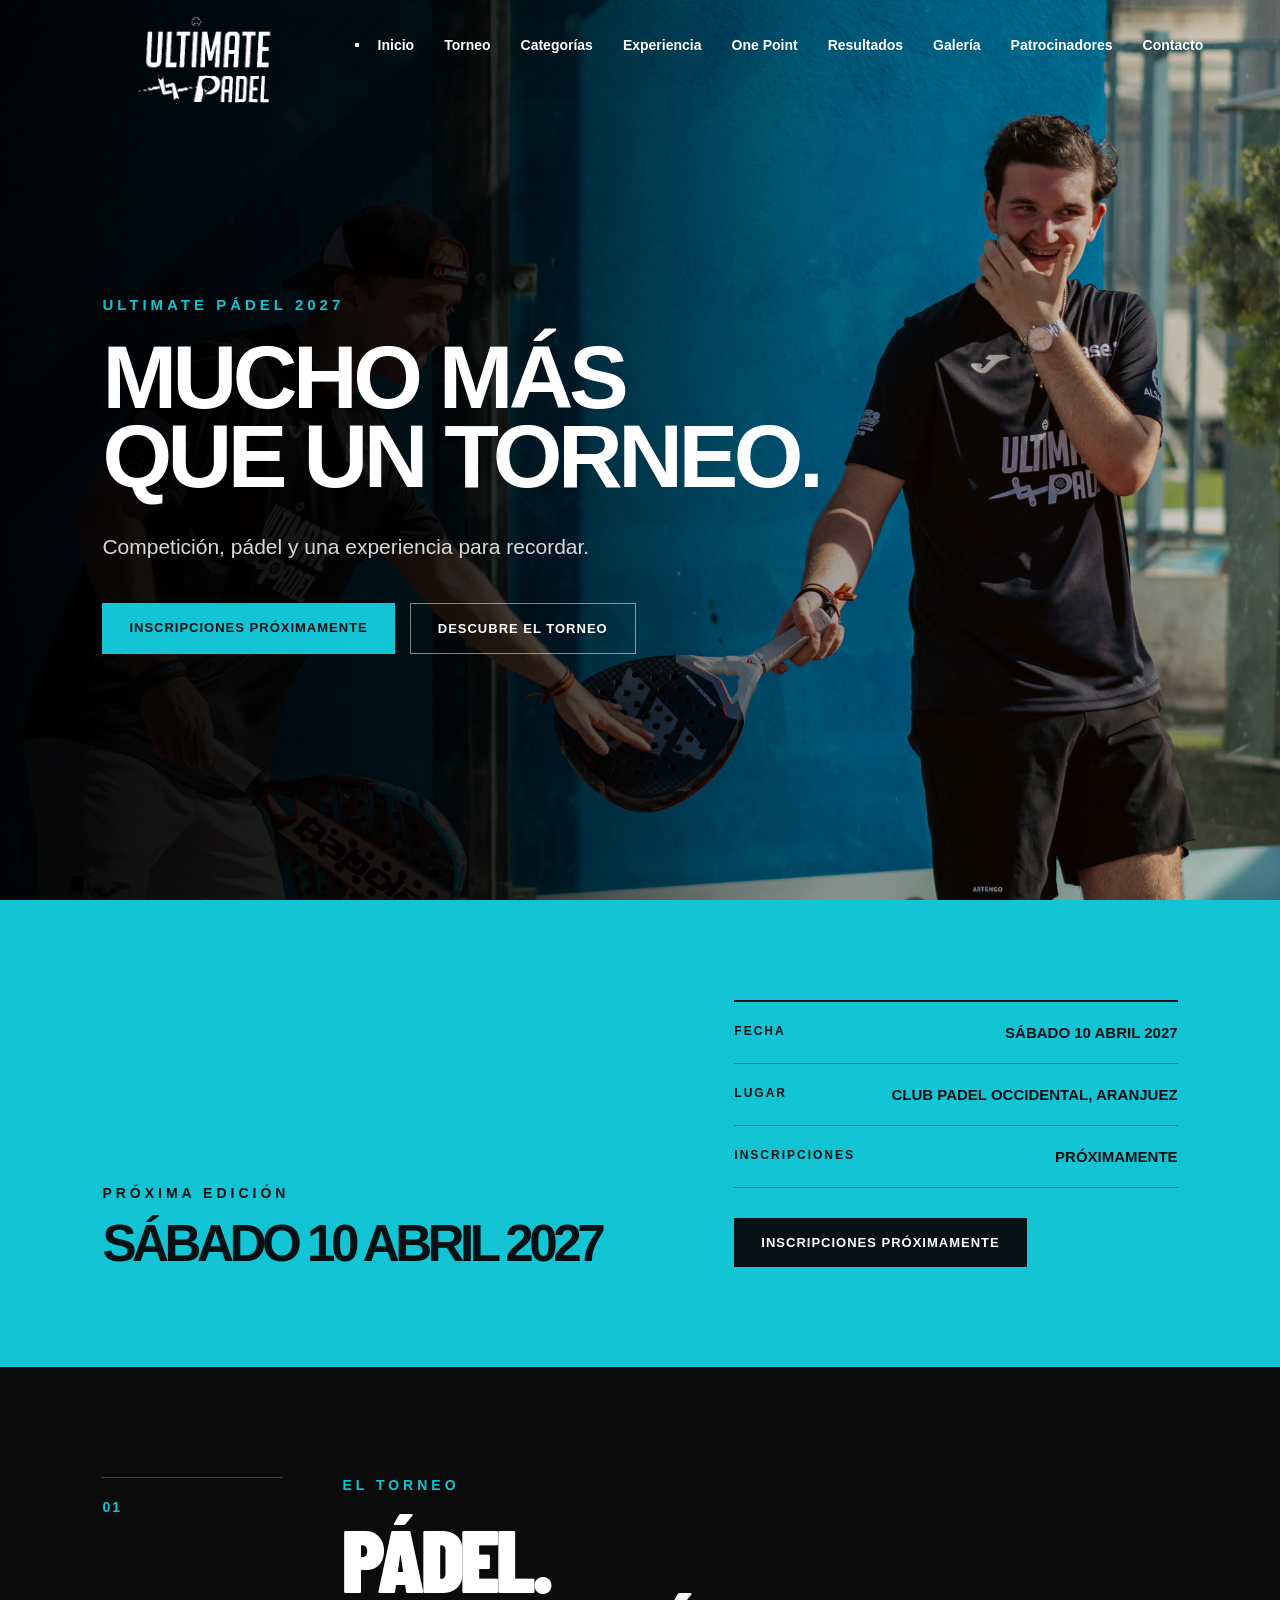
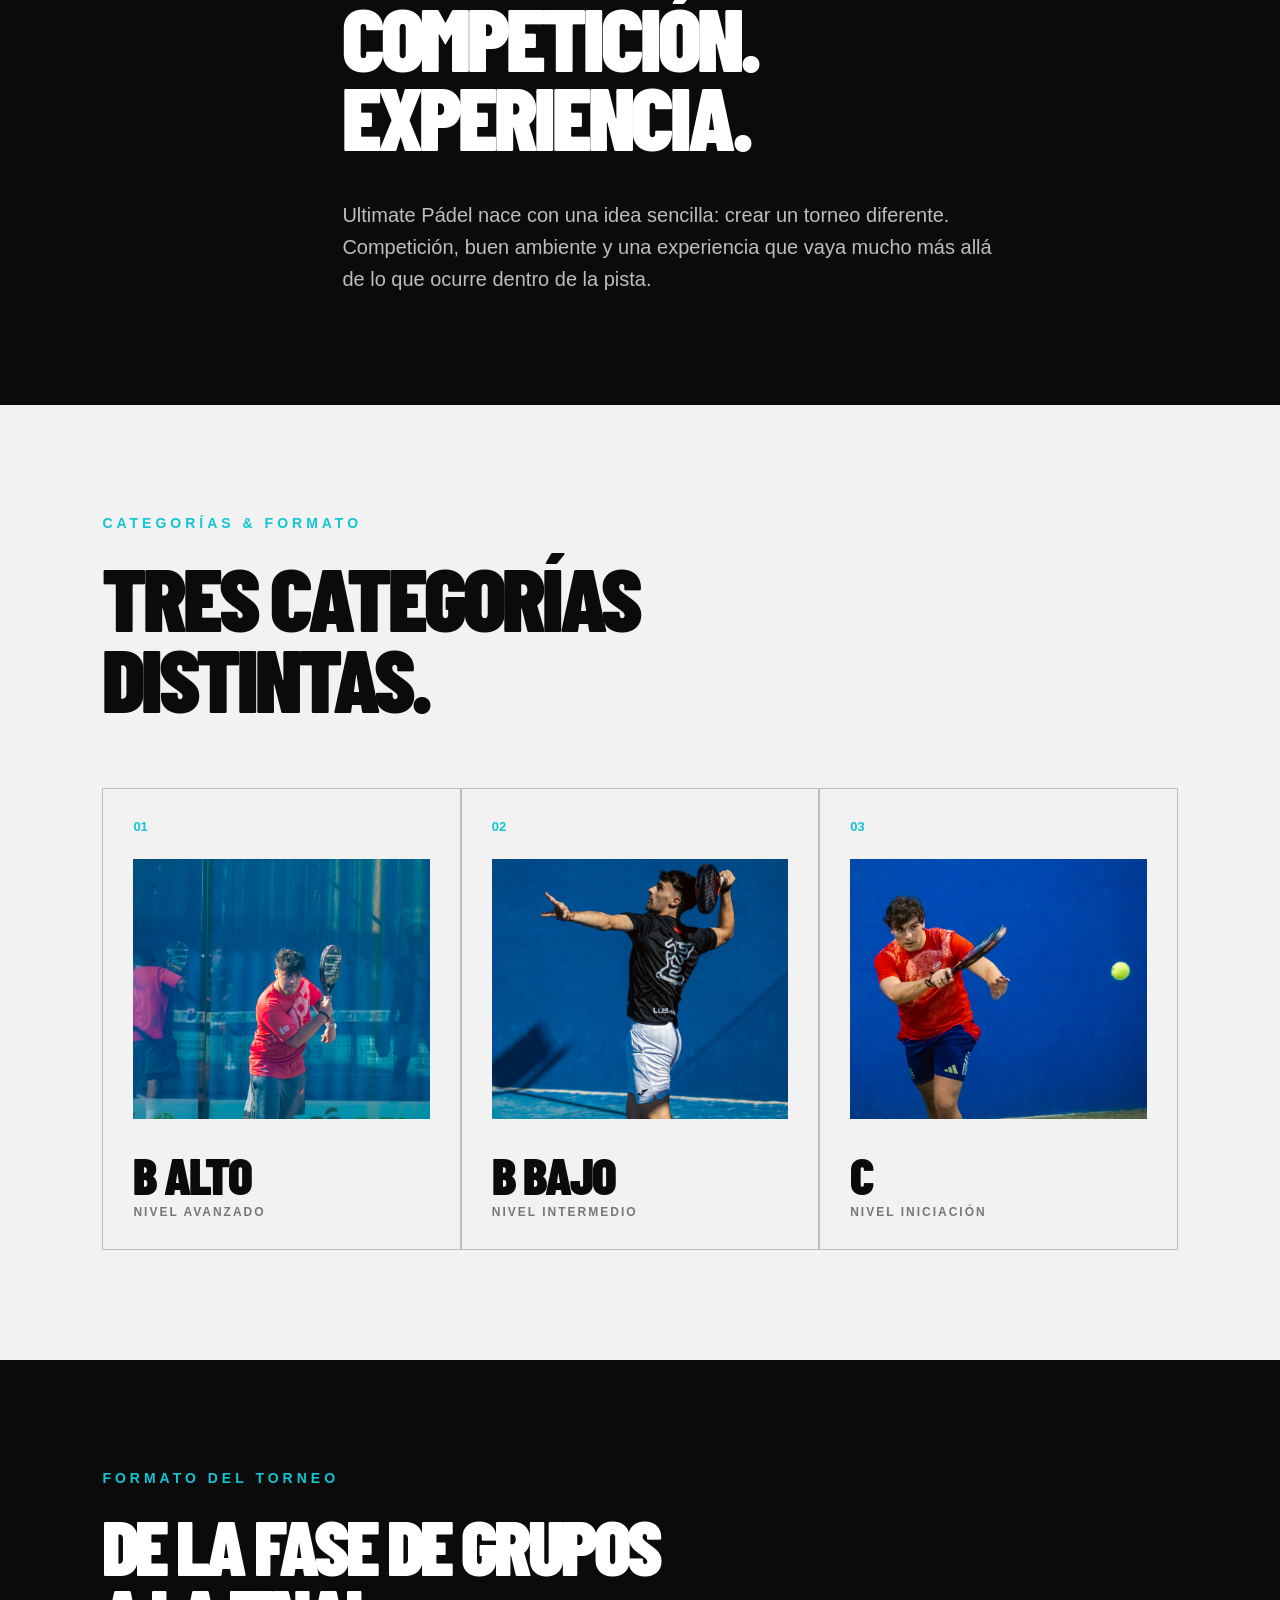
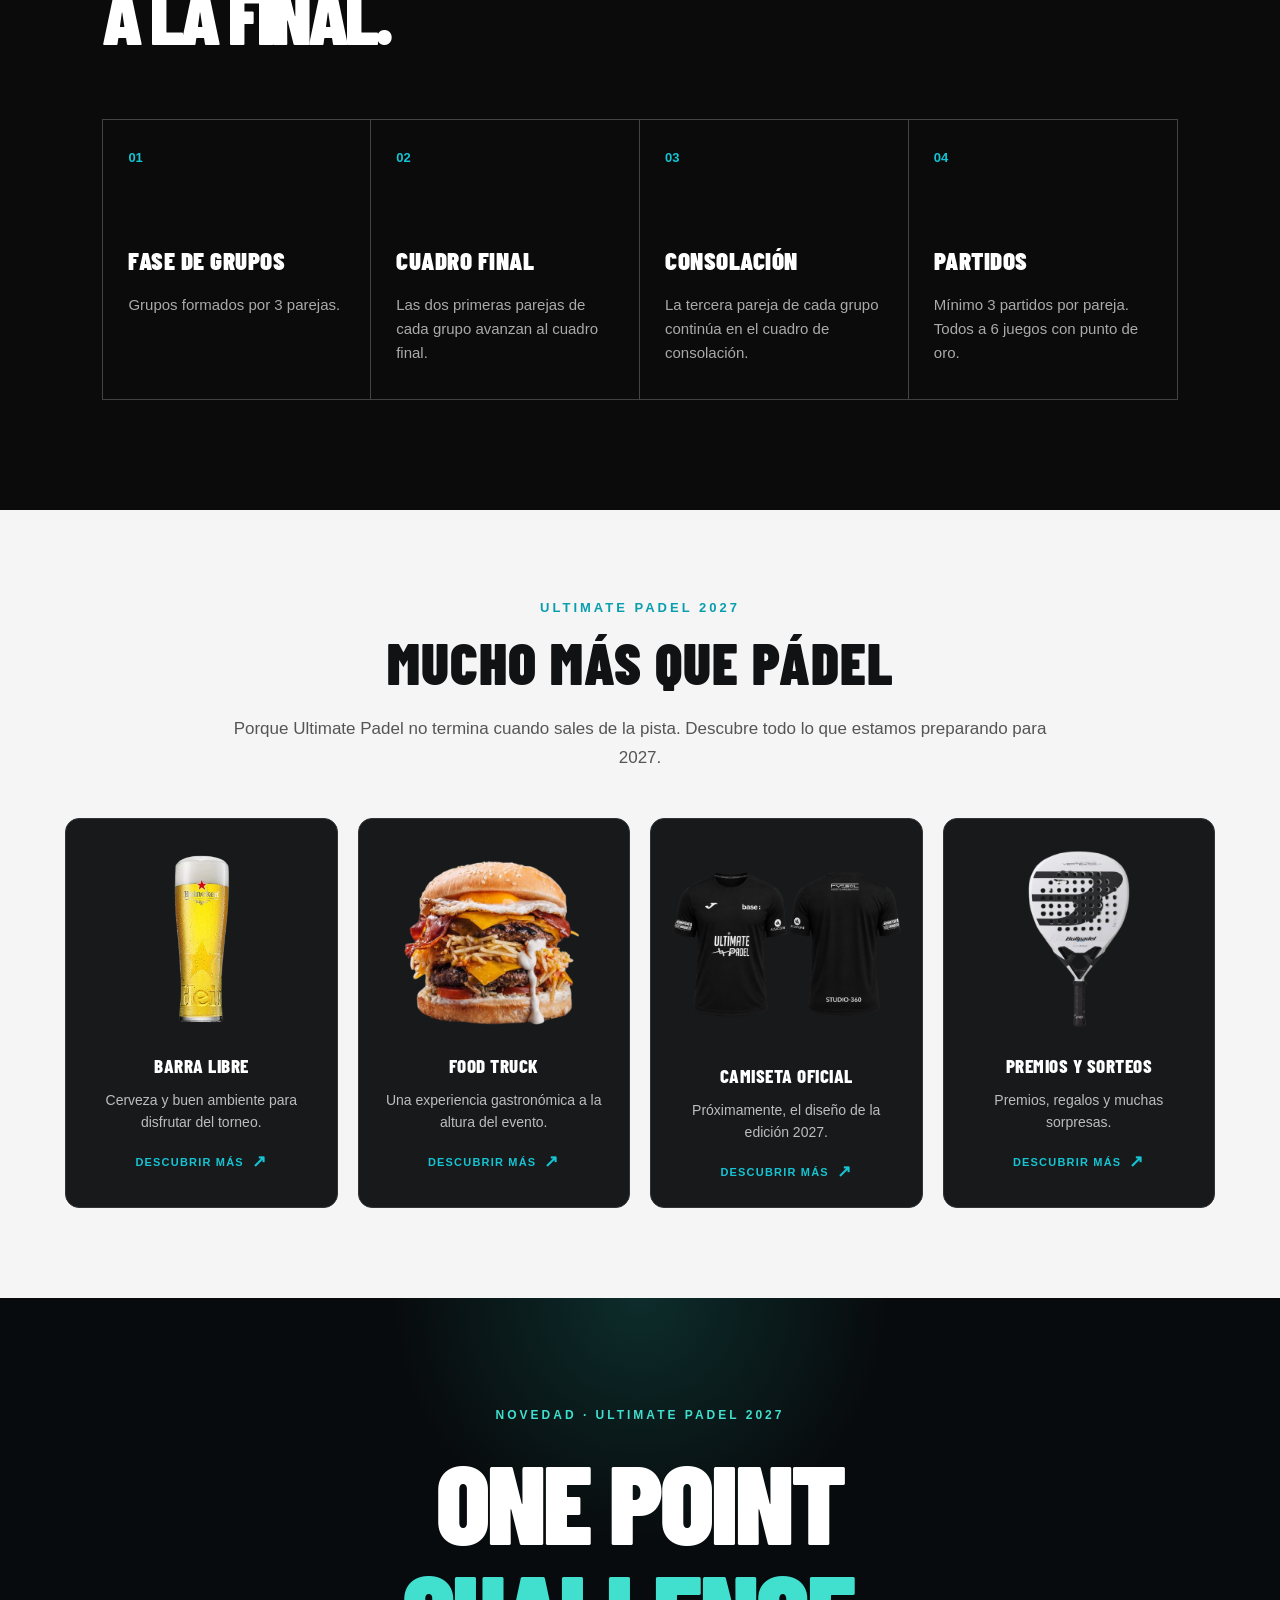
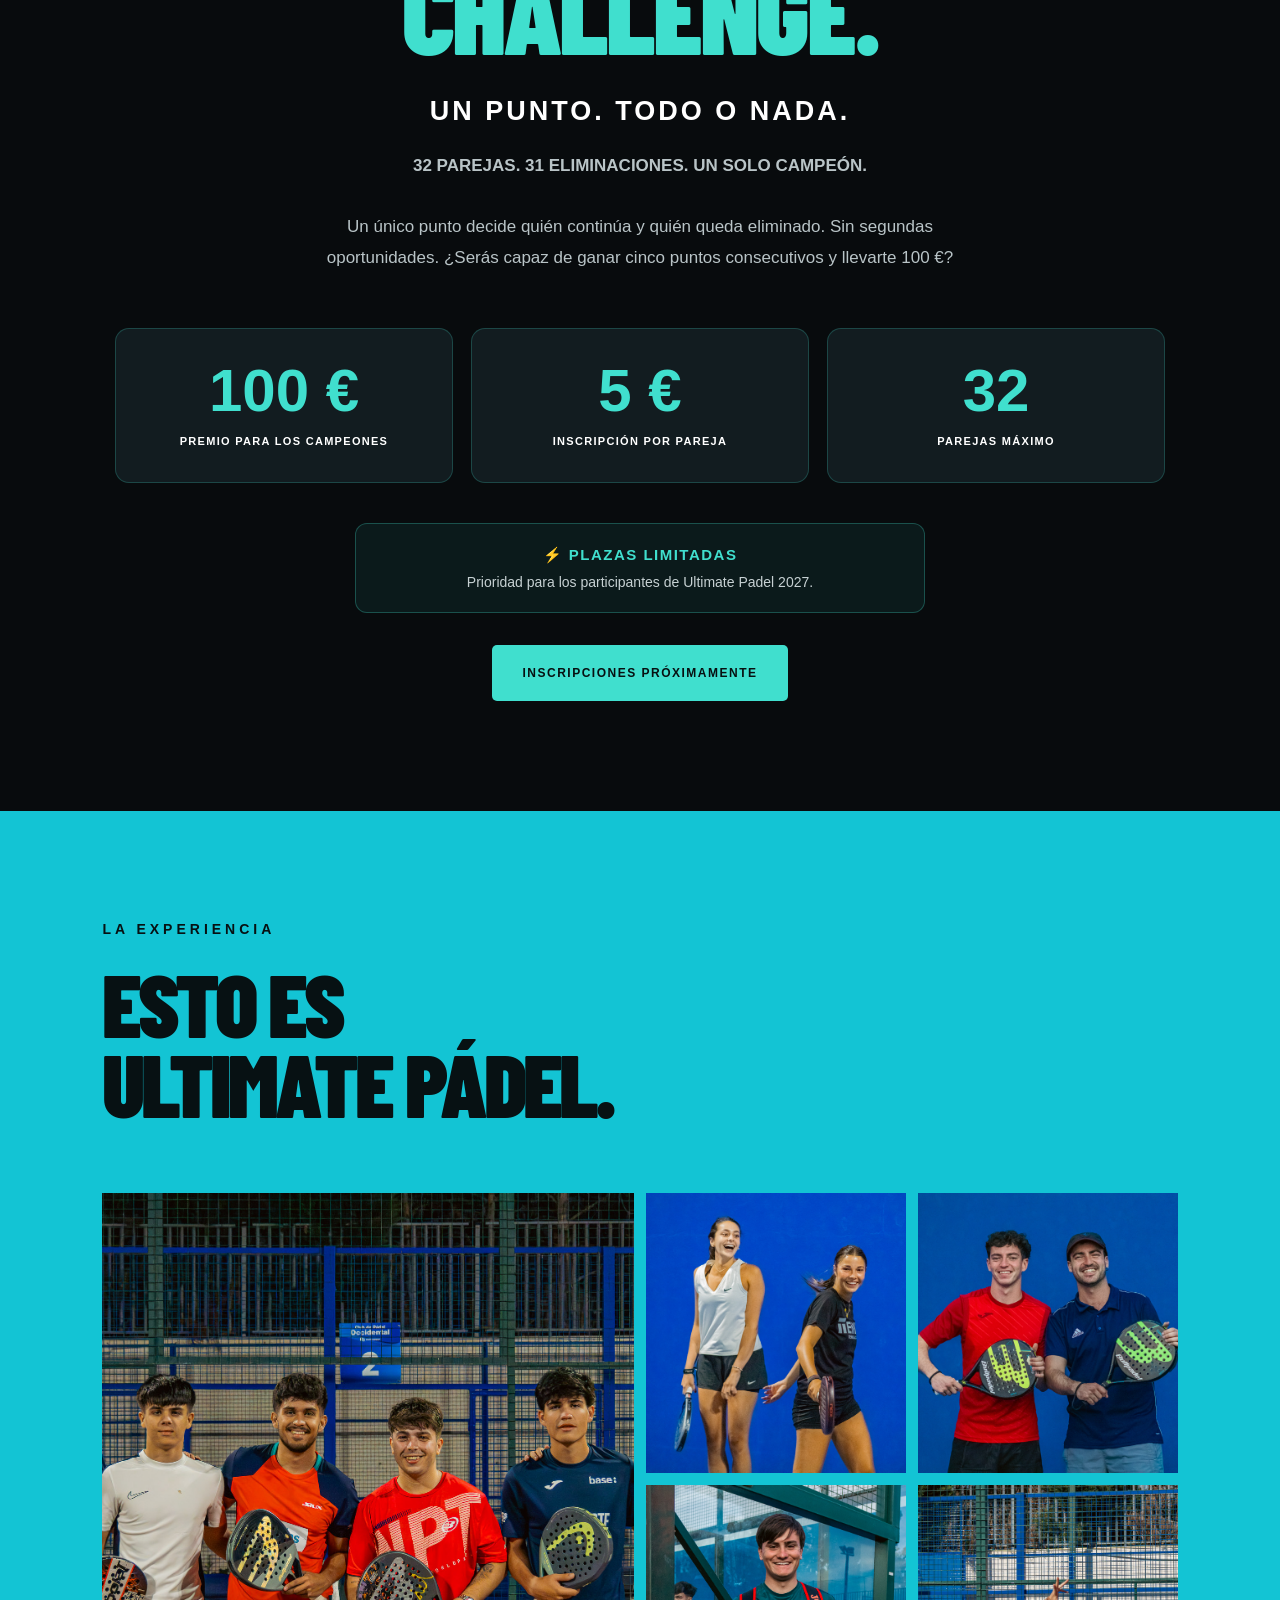
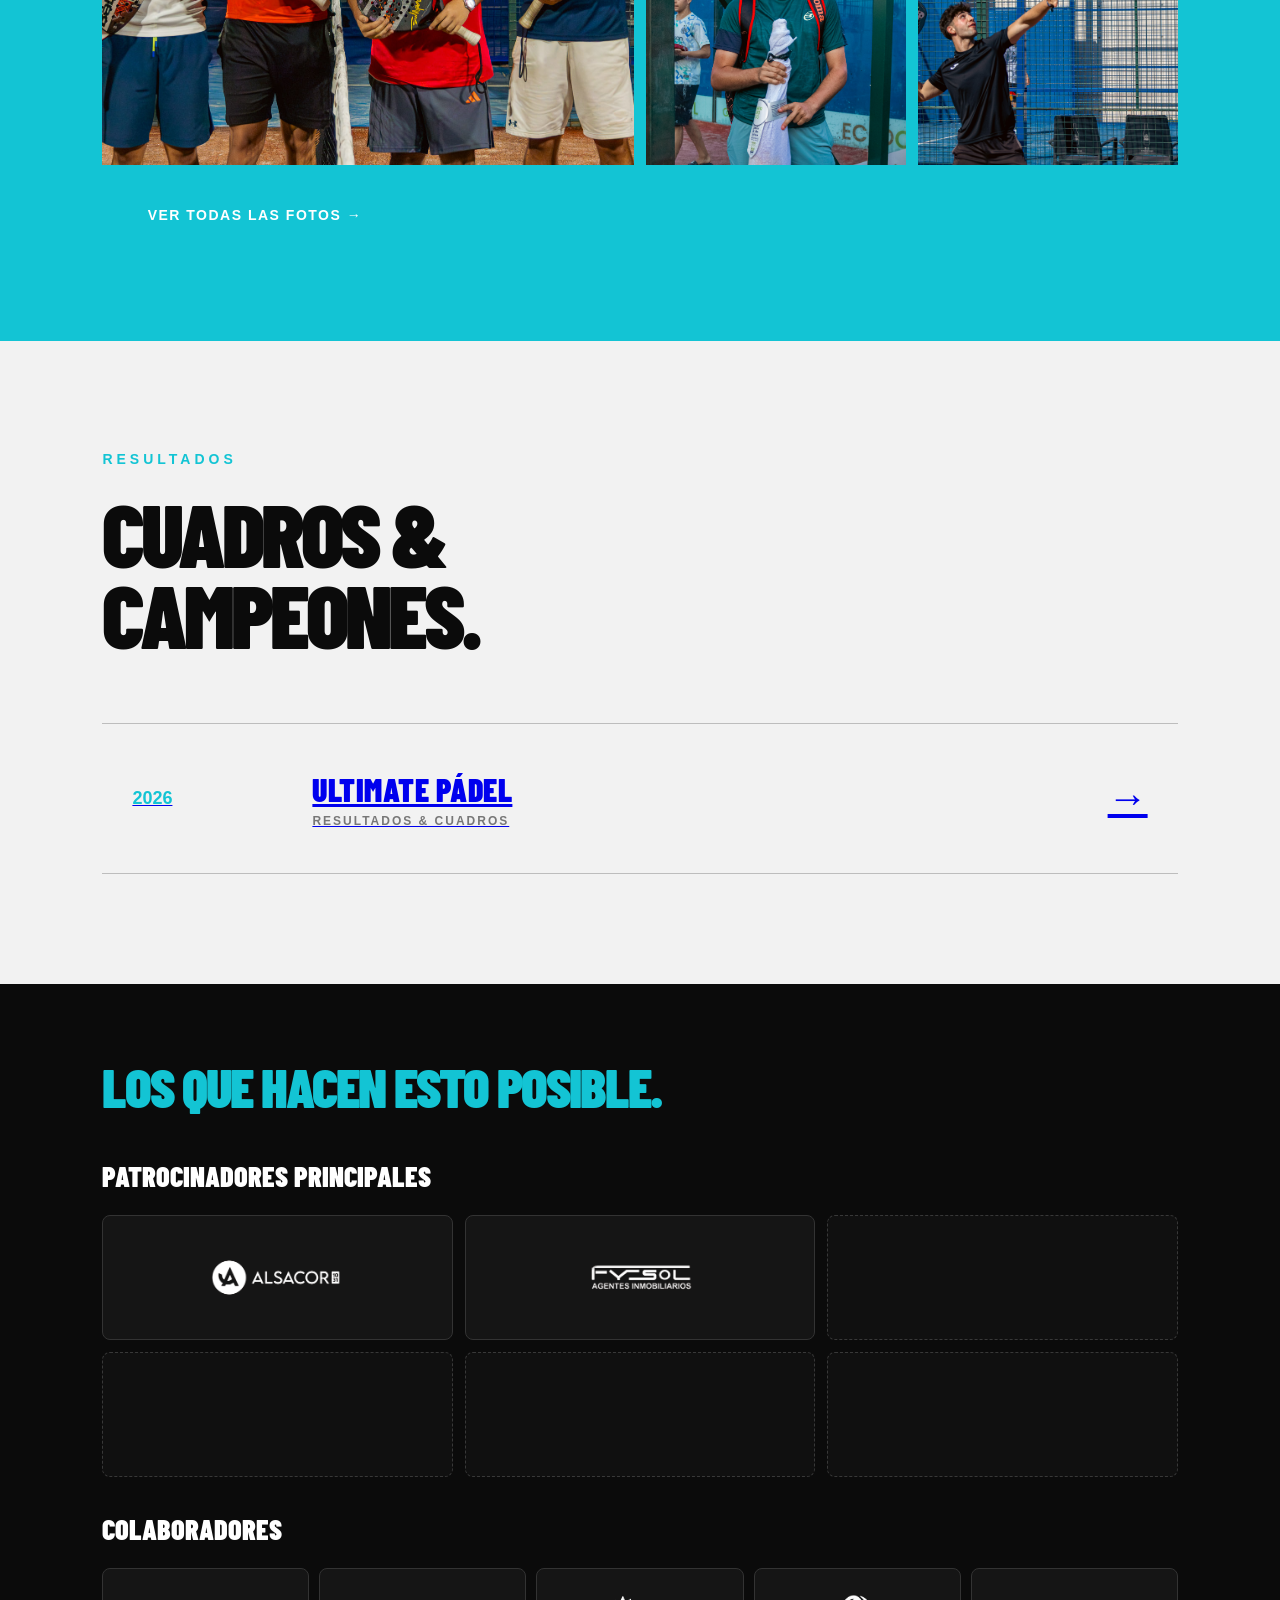
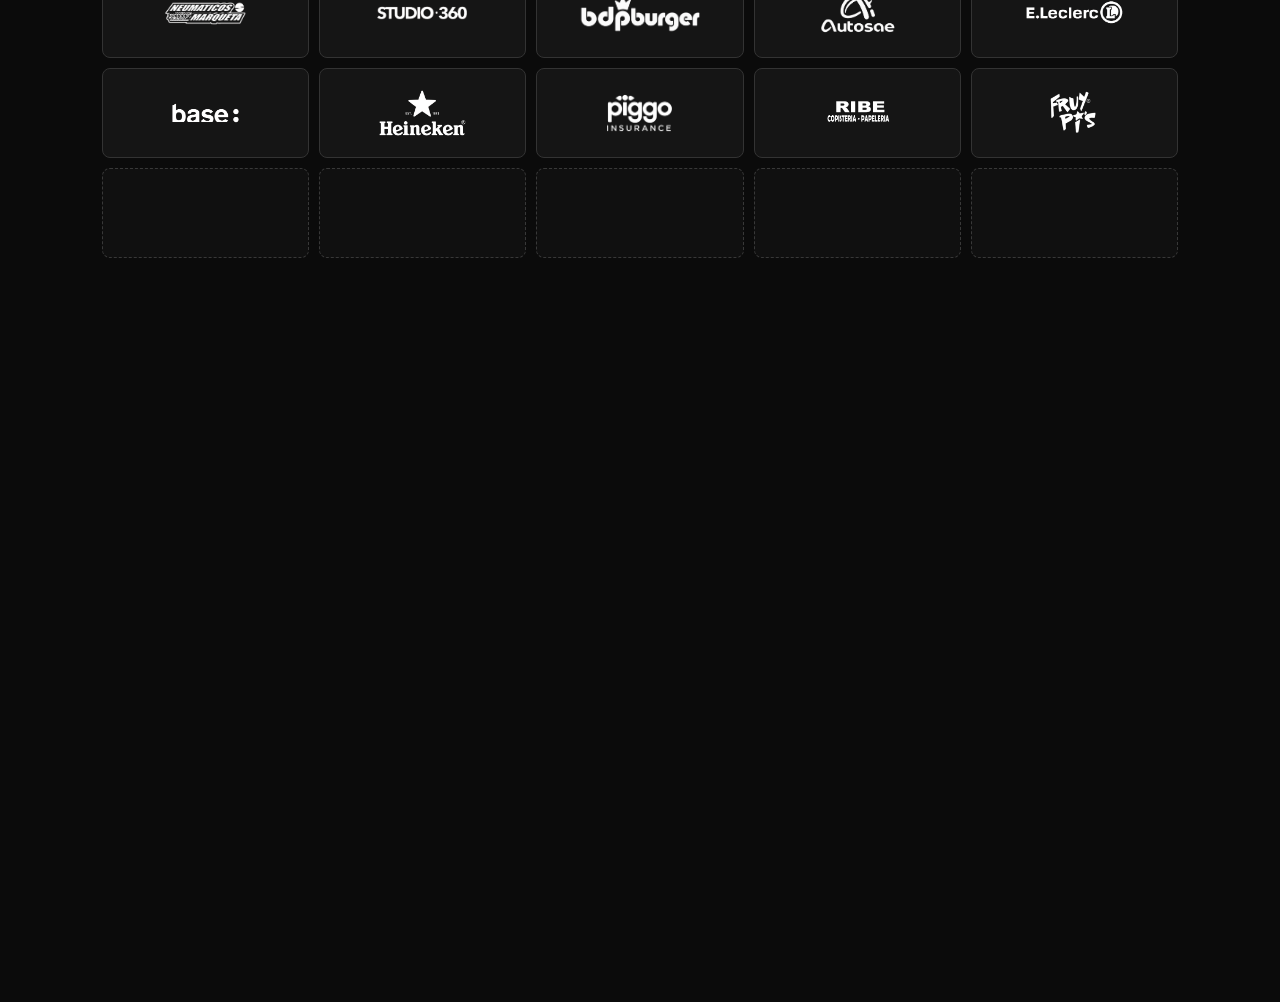
<file: index.html>
<!DOCTYPE html>
<html lang="es">

<!-- TIPOGRAFÍA DEPORTIVA -->
<link rel="preconnect" href="https://fonts.googleapis.com">
<link rel="preconnect" href="https://fonts.gstatic.com" crossorigin>
<link href="https://fonts.googleapis.com/css2?family=Barlow+Condensed:wght@600;700;800;900&display=swap" rel="stylesheet">

<head>
	<meta charset="UTF-8">
	<meta name="viewport" content="width=device-width, initial-scale=1.0">
	<title>Ultimate Pádel</title>
    <link rel="stylesheet" href="style.css">
</head>


	<body>

    <header class="navbar">
        <div class="brand">
    <img src="images/logo.png" alt="Ultimate Pádel">
</div>
<button class="menu-toggle" type="button"
        aria-label="Abrir menú"
        aria-expanded="false"
        aria-controls="menu-principal">
    <span></span>
    <span></span>
    <span></span>
</button>
        
<nav id="menu-principal">
    <a href="#inicio">Inicio</a>
    <a href="#torneo">Torneo</a>
    <a href="#categorias">Categorías</a>
    <a href="#experiencia">Experiencia</a>
    <a href="#one-point-challenge">One Point</a>
    <a href="#resultados">Resultados</a>
    <a href="#galeria">Galería</a>
    <a href="#patrocinadores">Patrocinadores</a>
    <a href="#contacto">Contacto</a>
</nav>

    </header>

   
<main class="hero" id="inicio">


        <div class="hero-content">
            <p class="edition">ULTIMATE PÁDEL 2027</p>

            <h1>MUCHO MÁS<br>QUE UN TORNEO.</h1>

            <p class="subtitle">
                Competición, pádel y una experiencia para recordar.
            </p>

            <div class="hero-buttons">
                
<span class="button primary">INSCRIPCIONES PRÓXIMAMENTE</span>
                <a href="#torneo" class="button secondary">DESCUBRE EL TORNEO</a>
            </div>
        
        </div>
        </div>

    </main>

<section class="next-tournament">

    <div class="tournament-heading">
        <p class="section-label">PRÓXIMA EDICIÓN</p>
        <h2>SÁBADO 10 ABRIL 2027<br></h2>
    </div>

    <div class="tournament-info">

        <div class="info-item">
            <span>FECHA</span>
            <strong>SÁBADO 10 ABRIL 2027</strong>
        </div>

        <div class="info-item">
            <span>LUGAR</span>
            <strong>CLUB PADEL OCCIDENTAL, ARANJUEZ</strong>
        </div>

        <div class="info-item">
            <span>INSCRIPCIONES</span>
            <strong>PRÓXIMAMENTE</strong>
        </div>

        
<span class="button tournament-button">
    INSCRIPCIONES PRÓXIMAMENTE
</span>


    </div>

</section>
<section class="about" id="torneo">

    <div class="about-number">
        <span>01</span>
    </div>

    <div class="about-content">
        <p class="about-label">EL TORNEO</p>

        <h2>
            PÁDEL.<br>
            COMPETICIÓN.<br>
            EXPERIENCIA.
        </h2>

        <p class="about-text">
            Ultimate Pádel nace con una idea sencilla: crear un torneo
            diferente. Competición, buen ambiente y una experiencia que
            vaya mucho más allá de lo que ocurre dentro de la pista.
        </p>
    </div>

</section>
<section class="categories" id="categorias">

    <div class="categories-header">
        <p class="section-label">CATEGORÍAS & FORMATO</p>
        <h2>TRES CATEGORÍAS<br>DISTINTAS.</h2>
    </div>

  <div class="category-grid">

    <div class="category-card">
        <span>01</span>
        <div class="category-image">
            <img src="images/b-alto.jpg" alt="Categoría B Alto">
        </div>
        <h3>B ALTO</h3>
        <p>NIVEL AVANZADO</p>
    </div>

    <div class="category-card">
        <span>02</span>
        <div class="category-image">
            <img src="images/b-bajo.jpg" alt="Categoría B Bajo">
        </div>
        <h3>B BAJO</h3>
        <p>NIVEL INTERMEDIO</p>
    </div>

    <div class="category-card">
        <span>03</span>
        <div class="category-image">
            <img src="images/c.jpg" alt="Categoría C">
        </div>
        <h3>C</h3>
        <p>NIVEL INICIACIÓN</p>
    </div>

</div>

</div>
</section>
<section class="format" id="formato">

    <div class="format-header">
        <p class="section-label">FORMATO DEL TORNEO</p>
        <h2>DE LA FASE DE GRUPOS<br>A LA FINAL.</h2>
    </div>

    <div class="format-steps">

        <div class="format-step">
            <span>01</span>
            <h3>FASE DE GRUPOS</h3>
            <p>Grupos formados por 3 parejas.</p>
        </div>

        <div class="format-step">
            <span>02</span>
            <h3>CUADRO FINAL</h3>
            <p>Las dos primeras parejas de cada grupo avanzan al cuadro final.</p>
        </div>

        <div class="format-step">
            <span>03</span>
            <h3>CONSOLACIÓN</h3>
            <p>La tercera pareja de cada grupo continúa en el cuadro de consolación.</p>
        </div>

        <div class="format-step">
            <span>04</span>
            <h3>PARTIDOS</h3>
            <p>Mínimo 3 partidos por pareja. Todos a 6 juegos con punto de oro.</p>
        </div>

    </div>

</section>

<!-- MUCHO MÁS QUE PÁDEL -->
<section class="experiencia" id="experiencia">

  <div class="experiencia-intro">
    <span class="experiencia-etiqueta">ULTIMATE PADEL 2027</span>
    <h2>MUCHO MÁS QUE PÁDEL</h2>
    <p>
      Porque Ultimate Padel no termina cuando sales de la pista.
      Descubre todo lo que estamos preparando para 2027.
    </p>
  </div>

  <div class="experiencia-grid">

    
<article class="experiencia-card" data-modal="barra-libre" role="button" tabindex="0" aria-label="Más información sobre la barra libre">
     <img src="images/barra-libre.png"
     alt="Cerveza Heineken"
     class="experiencia-foto">
      <h3>BARRA LIBRE</h3>
      <p>Cerveza y buen ambiente para disfrutar del torneo.</p>

<span class="experiencia-ver-mas">
    DESCUBRIR MÁS <span aria-hidden="true">↗</span>
</span>

    </article>

    
<article class="experiencia-card" data-modal="foodtruck" role="button" tabindex="0" aria-label="Más información sobre el food truck">

      <img src="images/foodtruck.png"
     alt="Food truck del torneo"
     class="experiencia-foto">
      <h3>FOOD TRUCK</h3>
      <p>Una experiencia gastronómica a la altura del evento.</p>

<span class="experiencia-ver-mas">
    DESCUBRIR MÁS <span aria-hidden="true">↗</span>
</span>

    </article>

    
<article class="experiencia-card" data-modal="camiseta" role="button" tabindex="0" aria-label="Más información sobre la camiseta oficial">

      <img src="images/camiseta-2026.png"
           alt="Camiseta Ultimate Padel 2026"
           class="experiencia-camiseta">
      <h3>CAMISETA OFICIAL</h3>
      <p>Próximamente, el diseño de la edición 2027.</p>

<span class="experiencia-ver-mas">
    DESCUBRIR MÁS <span aria-hidden="true">↗</span>
</span>

    </article>

    
<article class="experiencia-card" data-modal="premios" role="button" tabindex="0" aria-label="Más información sobre los premios y sorteos">

      <img src="images/premios.png"
     alt="Premios del torneo"
     class="experiencia-foto">
      <h3>PREMIOS Y SORTEOS</h3>
      <p>Premios, regalos y muchas sorpresas.</p>

<span class="experiencia-ver-mas">
    DESCUBRIR MÁS <span aria-hidden="true">↗</span>
</span>

    </article>

  </div>

</section>

<!-- VENTANA EMERGENTE: CAMISETA OFICIAL -->
<div class="experiencia-modal" id="modal-camiseta"
     role="dialog" aria-modal="true"
     aria-labelledby="titulo-modal-camiseta"
     hidden>

    <div class="experiencia-modal-contenido">

        <button class="experiencia-modal-cerrar"
                type="button"
                aria-label="Cerrar ventana">×</button>

        <span class="experiencia-modal-etiqueta">
            ULTIMATE PADEL 2027
        </span>

        <h2 id="titulo-modal-camiseta">CAMISETA OFICIAL</h2>

        <img src="images/camiseta-2026.png"
             alt="Camiseta Ultimate Padel 2026"
             class="experiencia-modal-imagen">

        <h3>UN RECUERDO DE CADA EDICIÓN</h3>

        <p>
            La camiseta oficial es mucho más que una prenda:
            es un recuerdo de la experiencia Ultimate Padel.
        </p>

        <h3>EDICIÓN 2026</h3>

        <p>
            Descubre la camiseta de nuestra edición anterior,
            con las marcas que colaboraron con el torneo.
        </p>

        <h3>EDICIÓN 2027</h3>

        <p>
            Estamos preparando el nuevo diseño de la camiseta
            oficial. Próximamente descubrirás cómo será
            y qué patrocinadores formarán parte de ella.
        </p>

    </div>
</div>


<!-- VENTANA EMERGENTE: PREMIOS Y SORTEOS -->
<div class="experiencia-modal" id="modal-premios"
     role="dialog" aria-modal="true"
     aria-labelledby="titulo-modal-premios"
     hidden>

    <div class="experiencia-modal-contenido">

        <button class="experiencia-modal-cerrar"
                type="button"
                aria-label="Cerrar ventana">×</button>

        <span class="experiencia-modal-etiqueta">
            ULTIMATE PADEL 2027
        </span>

        <h2 id="titulo-modal-premios">PREMIOS Y SORTEOS</h2>

        <img src="images/premios.png"
             alt="Premios y sorteos del torneo"
             class="experiencia-modal-imagen">

        <h3>PREMIOS DEL TORNEO</h3>

        <p>
            Estamos preparando premios para los mejores
            jugadores de cada categoría.
        </p>

        <p>
            Próximamente publicaremos el listado completo
            de premios y sus patrocinadores.
        </p>

        <h3>SORTEOS PARA PARTICIPANTES</h3>

        <p>
            Además de competir, podrás participar en sorteos
            de regalos y experiencias gracias a nuestros
            colaboradores.
        </p>

        <p>
            Iremos anunciando los premios y sorteos
            a medida que se confirmen.
        </p>

    </div>
</div>

<!-- VENTANA EMERGENTE: FOOD TRUCK -->
<div class="experiencia-modal" id="modal-foodtruck"
     role="dialog" aria-modal="true"
     aria-labelledby="titulo-modal-foodtruck"
     hidden>

    <div class="experiencia-modal-contenido">

        <button class="experiencia-modal-cerrar"
                type="button"
                aria-label="Cerrar ventana">×</button>

        <span class="experiencia-modal-etiqueta">
            ULTIMATE PADEL 2027
        </span>

        <h2 id="titulo-modal-foodtruck">FOOD TRUCK</h2>

        <img src="images/foodtruck.png"
             alt="Hamburguesa"
             class="experiencia-modal-imagen">

        <p>
            El pádel abre el apetito. Por eso estamos preparando
            una propuesta gastronómica especial para
            Ultimate Padel 2027.
        </p>

        <h3>UNA HAMBURGUESERÍA DE PRIMER NIVEL</h3>

        <p>
            Queremos que la comida también forme parte
            de la experiencia del torneo.
        </p>

        <h3>PRÓXIMAMENTE</h3>

        <p>
            Anunciaremos la hamburguesería participante,
            el menú, los precios y los horarios cuando
            estén confirmados.
        </p>

    </div>
</div>

<!-- VENTANA EMERGENTE: BARRA LIBRE -->
<div class="experiencia-modal" id="modal-barra-libre"
     role="dialog" aria-modal="true"
     aria-labelledby="titulo-modal-barra"
     hidden>

    <div class="experiencia-modal-contenido">

        <button class="experiencia-modal-cerrar"
                type="button"
                aria-label="Cerrar ventana">×</button>

        <span class="experiencia-modal-etiqueta">
            ULTIMATE PADEL 2027
        </span>

        <h2 id="titulo-modal-barra">BARRA LIBRE</h2>

        <img src="images/barra-libre.png"
             alt="Cerveza Heineken"
             class="experiencia-modal-imagen">

        <p>
            Disfruta de <strong>3 horas de barra libre de
            cerveza Heineken</strong> durante Ultimate Padel 2027.
        </p>

        <h3>¿VIENES A ACOMPAÑAR?</h3>

        <p>
            Estamos preparando pulseras para que amigos y
            acompañantes también puedan disfrutar de la
            barra libre sin necesidad de participar en el torneo.
        </p>

        <p>
            Próximamente anunciaremos el horario, el precio
            de las pulseras y las condiciones de acceso.
        </p>

    </div>
</div>

<!-- ONE POINT CHALLENGE -->
<section class="onepoint" id="one-point-challenge">

  <div class="onepoint-contenido">

    <span class="onepoint-etiqueta">
      NOVEDAD · ULTIMATE PADEL 2027
    </span>

    <h2>ONE POINT<br><span>CHALLENGE.</span></h2>

    <p class="onepoint-lema">
      UN PUNTO. TODO O NADA.
    </p>

   
<p class="onepoint-descripcion">
  <strong>32 PAREJAS. 31 ELIMINACIONES. UN SOLO CAMPEÓN.</strong>
  <br><br>
  Un único punto decide quién continúa y quién queda eliminado.
  Sin segundas oportunidades.
  ¿Serás capaz de ganar cinco puntos consecutivos y llevarte 100 €?
</p>


    <div class="onepoint-datos">

      <div class="onepoint-dato">
        <strong>100 €</strong>
        <span>PREMIO PARA LOS CAMPEONES</span>
      </div>

      <div class="onepoint-dato">
        <strong>5 €</strong>
        <span>INSCRIPCIÓN POR PAREJA</span>
      </div>

      <div class="onepoint-dato">
        <strong>32</strong>
        <span>PAREJAS MÁXIMO</span>
      </div>

    </div>

    <div class="onepoint-aviso">
      <span>⚡ PLAZAS LIMITADAS</span>
      <p>
        Prioridad para los participantes de Ultimate Padel 2027.
      </p>
    </div>

    <div class="onepoint-boton">
      <span>INSCRIPCIONES PRÓXIMAMENTE</span>
    </div>

  </div>

</section>

<section class="gallery" id="galeria">

    <div class="gallery-header">
        <p class="section-label">LA EXPERIENCIA</p>
        <h2>ESTO ES<br>ULTIMATE PÁDEL.</h2>
    </div>
<div class="gallery-grid">

    <div class="gallery-photo gallery-photo-main">
        <img src="images/galeria-1.jpg" alt="Ultimate Pádel">
    </div>

    <div class="gallery-photo">
        <img src="images/galeria-2.jpg" alt="Ultimate Pádel">
    </div>

    <div class="gallery-photo">
        <img src="images/galeria-3.jpg" alt="Ultimate Pádel">
    </div>

    <div class="gallery-photo">
        <img src="images/galeria-4.jpg" alt="Ultimate Pádel">
    </div>

    <div class="gallery-photo">
        <img src="images/galeria-5.jpg" alt="Ultimate Pádel">
    </div>
<div class="gallery-more">
    <a href="galeria.html">VER TODAS LAS FOTOS →</a>
</div>
</div>
</section>
<section class="results" id="resultados">

    <div class="results-header">
        <p class="section-label">RESULTADOS</p>
        <h2>CUADROS &<br>CAMPEONES.</h2>
    </div>
<div class="edition-list">

    <a href="resultados-2026.html" class="edition-card">
        <span class="edition-year">2026</span>

        <div class="edition-name">
            <h3>ULTIMATE PÁDEL</h3>
            <p>RESULTADOS & CUADROS</p>
        </div>

        <div class="edition-arrow">
            →
        </div>
    </a>

</div>
</section>
<section class="sponsors" id="patrocinadores">

    
<div class="sponsors-header">
    <h2>LOS QUE HACEN ESTO POSIBLE.</h2>
</div>


<!-- PATROCINADORES PRINCIPALES -->
<h3 class="sponsors-subtitle">PATROCINADORES PRINCIPALES</h3>

<div class="sponsors-grid sponsors-grid-main">

    <div class="sponsor-logo sponsor-alsacor">
        <a href="alsacor.html">
            <img src="images/ALSACOR.png" alt="Alsacor">
        </a>
    </div>

    <div class="sponsor-logo sponsor-fysol">
        <a href="fysol.html">
            <img src="images/FYSOL.png" alt="Fysol">
        </a>
    </div>

<!-- ESPACIOS PARA FUTUROS PATROCINADORES PRINCIPALES -->
<div class="sponsor-logo sponsor-placeholder"></div>
<div class="sponsor-logo sponsor-placeholder"></div>
<div class="sponsor-logo sponsor-placeholder"></div>
<div class="sponsor-logo sponsor-placeholder"></div>

</div>

<!-- COLABORADORES -->
<h3 class="sponsors-subtitle">COLABORADORES</h3>

<div class="sponsors-grid sponsors-grid-secondary">

    <div class="sponsor-logo sponsor-marqueta">
        <a href="marqueta.html">
            <img src="images/MARQUETA.png" alt="Neumáticos Marqueta">
        </a>
    </div>

    <div class="sponsor-logo sponsor-studio360">
        <a href="studio360.html">
            <img src="images/STUDIO360.png" alt="Studio 360">
        </a>
    </div>

    <div class="sponsor-logo sponsor-bdp">
        <a href="bdp.html">
            <img src="images/BDP.png" alt="BDP Burger">
        </a>
    </div>

    <div class="sponsor-logo sponsor-autosae">
        <a href="autosae.html">
            <img src="images/AUTOSAE.png" alt="Autosae">
        </a>
    </div>

    <div class="sponsor-logo">
        <a href="eleclerc.html">
            <img src="images/ELECLERC.png" alt="E.Leclerc Aranjuez">
        </a>
    </div>

    <div class="sponsor-logo">
        <a href="base.html">
            <img src="images/BASE.png" alt="BASE">
        </a>
    </div>

    <div class="sponsor-logo sponsor-heineken">
        <a href="heineken.html">
            <img src="images/HEINEKEN.png" alt="Heineken">
        </a>
    </div>

    <div class="sponsor-logo sponsor-piggo">
        <a href="piggo.html">
            <img src="images/PIGGO.png" alt="Piggo">
        </a>
    </div>

    <div class="sponsor-logo sponsor-ribe">
        <a href="ribe.html">
            <img src="images/RIBE.png" alt="Ribe">
        </a>
    </div>

    <div class="sponsor-logo sponsor-fruypis">
        <a href="fruypis.html">
            <img src="images/FRUYPIS.png" alt="Fruypis">
        </a>
    </div>

<!-- ESPACIOS PARA FUTUROS COLABORADORES -->
<div class="sponsor-logo sponsor-placeholder"></div>
<div class="sponsor-logo sponsor-placeholder"></div>
<div class="sponsor-logo sponsor-placeholder"></div>
<div class="sponsor-logo sponsor-placeholder"></div>
<div class="sponsor-logo sponsor-placeholder"></div>

</div>
</div>
</section>


<section class="registration" id="inscripcion" hidden>
    <div class="registration-header">
        <p class="section-label">INSCRIPCIONES</p>
        <h2>APÚNTATE<br>A JUGAR.</h2>
        <p>Completa los datos de la pareja y selecciona la categoría en la que queréis participar.</p>
    </div>

    <form id="registration-form">

        <div class="form-player">
            <h3>JUGADOR 1</h3>

            <label for="jugador1">Nombre y apellidos</label>
            <input type="text" id="jugador1" name="jugador1" required>

            <label for="telefono1">Teléfono</label>
            <input type="tel" id="telefono1" name="telefono1" required>
        </div>

        <div class="form-player">
            <h3>JUGADOR 2</h3>

            <label for="jugador2">Nombre y apellidos</label>
            <input type="text" id="jugador2" name="jugador2" required>

            <label for="telefono2">Teléfono</label>
            <input type="tel" id="telefono2" name="telefono2" required>
        </div>

        <div class="form-field">
            <label for="categoria">Categoría</label>
            <select id="categoria" name="categoria" required>
                <option value="">Selecciona una categoría</option>
                <option value="B Alto">B Alto</option>
                <option value="B Bajo">B Bajo</option>
                <option value="C">C</option>
            </select>
        </div>

        <div class="form-field">
            <label for="observaciones">Observaciones (opcional)</label>
            <textarea id="observaciones" name="observaciones" rows="4"></textarea>
        </div>

        <button type="submit" class="button primary">ENVIAR INSCRIPCIÓN</button>

        <p id="form-message"></p>
    </form>
</section>

<section class="contact" id="contacto">

    <div class="contact-content">

        <p class="section-label">CONTACTO</p>

        <h2>
            ¿HABLAMOS<br>
            DE PÁDEL?
        </h2>

        <div class="contact-links">
            <a href="https://www.instagram.com/ultimatepadel_aranjuez/" target="_blank">INSTAGRAM ↗</a>
            <a href="mailto:ultimate.padel1@gmail.com">EMAIL ↗</a>
        </div>

    </div>

    <div class="contact-footer">
        <span>ULTIMATE PÁDEL</span>
        <span>© 2027</span>
    </div>

</section>
<script>
document.getElementById("registration-form").addEventListener("submit", function(event) {
    event.preventDefault();

    const datos = {
        jugador1: document.getElementById("jugador1").value,
        telefono1: document.getElementById("telefono1").value,
        jugador2: document.getElementById("jugador2").value,
        telefono2: document.getElementById("telefono2").value,
        categoria: document.getElementById("categoria").value,
        observaciones: document.getElementById("observaciones").value
    };

    document.getElementById("form-message").textContent = "ENVIANDO INSCRIPCION...";

    fetch("https://script.google.com/macros/s/AKfycbzlm1j1yjYFw0UHawMoNKW-zVYDBARj3QdJl2kvMutyBNSKRDJ6tkrG0J9zZKLuk8OqVg/exec", {
        method: "POST",
        body: JSON.stringify(datos)
    })
    .then(function() {
        document.getElementById("form-message").textContent = "INSCRIPCION RECIBIDA. NOS PONDREMOS EN CONTACTO PARA CONFIRMAR LA PLAZA.";
        document.getElementById("registration-form").reset();
    })
    .catch(function() {
        document.getElementById("form-message").textContent = "NO SE HA PODIDO ENVIAR LA INSCRIPCION.";
    });
});
</script>

<script>
document.addEventListener("DOMContentLoaded", function () {
    const botonMenu = document.querySelector(".menu-toggle");
    const menu = document.getElementById("menu-principal");

    if (!botonMenu || !menu) return;

    function cerrarMenu() {
        botonMenu.classList.remove("activo");
        botonMenu.setAttribute("aria-expanded", "false");
        botonMenu.setAttribute("aria-label", "Abrir menú");
        menu.classList.remove("menu-abierto");
    }

    botonMenu.addEventListener("click", function () {
        const abierto = menu.classList.toggle("menu-abierto");

        botonMenu.classList.toggle("activo", abierto);
        botonMenu.setAttribute("aria-expanded", String(abierto));
        botonMenu.setAttribute(
            "aria-label",
            abierto ? "Cerrar menú" : "Abrir menú"
        );
    });

    menu.querySelectorAll("a").forEach(function (enlace) {
        enlace.addEventListener("click", cerrarMenu);
    });

    document.addEventListener("keydown", function (evento) {
        if (evento.key === "Escape") cerrarMenu();
    });
});
</script>

<!-- ANIMACIONES AL HACER SCROLL -->
<script>
document.addEventListener("DOMContentLoaded", function () {

    if (!window.matchMedia(
        "(prefers-reduced-motion: no-preference)"
    ).matches) return;

    if (!("IntersectionObserver" in window)) return;

    const elementos = document.querySelectorAll(
        ".about, .categories, .format, .experiencia-intro, " +
        ".experiencia-card, .gallery-header, .gallery-photo, " +
        ".results, .sponsors, .contact"
    );

    const observer = new IntersectionObserver((entradas) => {
        entradas.forEach((entrada) => {
            if (entrada.isIntersecting) {
                entrada.target.classList.add("visible");
                observer.unobserve(entrada.target);
            }
        });
    }, {
        threshold: 0.08,
        rootMargin: "0px 0px -30px 0px"
    });

    elementos.forEach((elemento) => {
        elemento.classList.add("reveal");
        observer.observe(elemento);
    });

    document.body.classList.add("js-animations");

});
</script>


<!-- INTERACTIVIDAD DE LAS TARJETAS -->
<script>
document.addEventListener("DOMContentLoaded", function () {

    const tarjetas = document.querySelectorAll(
        ".experiencia-card[data-modal]"
    );

    let ventanaActiva = null;
    let elementoAnterior = null;

    function cerrarVentana() {
        if (!ventanaActiva) return;

        ventanaActiva.hidden = true;
        document.body.style.overflow = "";

        ventanaActiva = null;

        if (elementoAnterior) {
            elementoAnterior.focus();
        }
    }

    function abrirVentana(tarjeta) {
        const nombre = tarjeta.dataset.modal;
        const ventana = document.getElementById("modal-" + nombre);

        if (!ventana) return;

        elementoAnterior = document.activeElement;
        ventanaActiva = ventana;
        ventana.hidden = false;

        document.body.style.overflow = "hidden";

        const botonCerrar = ventana.querySelector(
            ".experiencia-modal-cerrar"
        );

        if (botonCerrar) botonCerrar.focus();
    }

    tarjetas.forEach(function (tarjeta) {

        tarjeta.addEventListener("click", function () {
            abrirVentana(tarjeta);
        });

        tarjeta.addEventListener("keydown", function (evento) {
            if (evento.key === "Enter" || evento.key === " ") {
                evento.preventDefault();
                abrirVentana(tarjeta);
            }
        });

    });

    document.querySelectorAll(".experiencia-modal").forEach(
        function (ventana) {

            const botonCerrar = ventana.querySelector(
                ".experiencia-modal-cerrar"
            );

            if (botonCerrar) {
                botonCerrar.addEventListener("click", cerrarVentana);
            }

            ventana.addEventListener("click", function (evento) {
                if (evento.target === ventana) {
                    cerrarVentana();
                }
            });

        }
    );

    document.addEventListener("keydown", function (evento) {
        if (evento.key === "Escape" && ventanaActiva) {
            cerrarVentana();
        }
    });

});
</script>



</body>
</html>
</file>
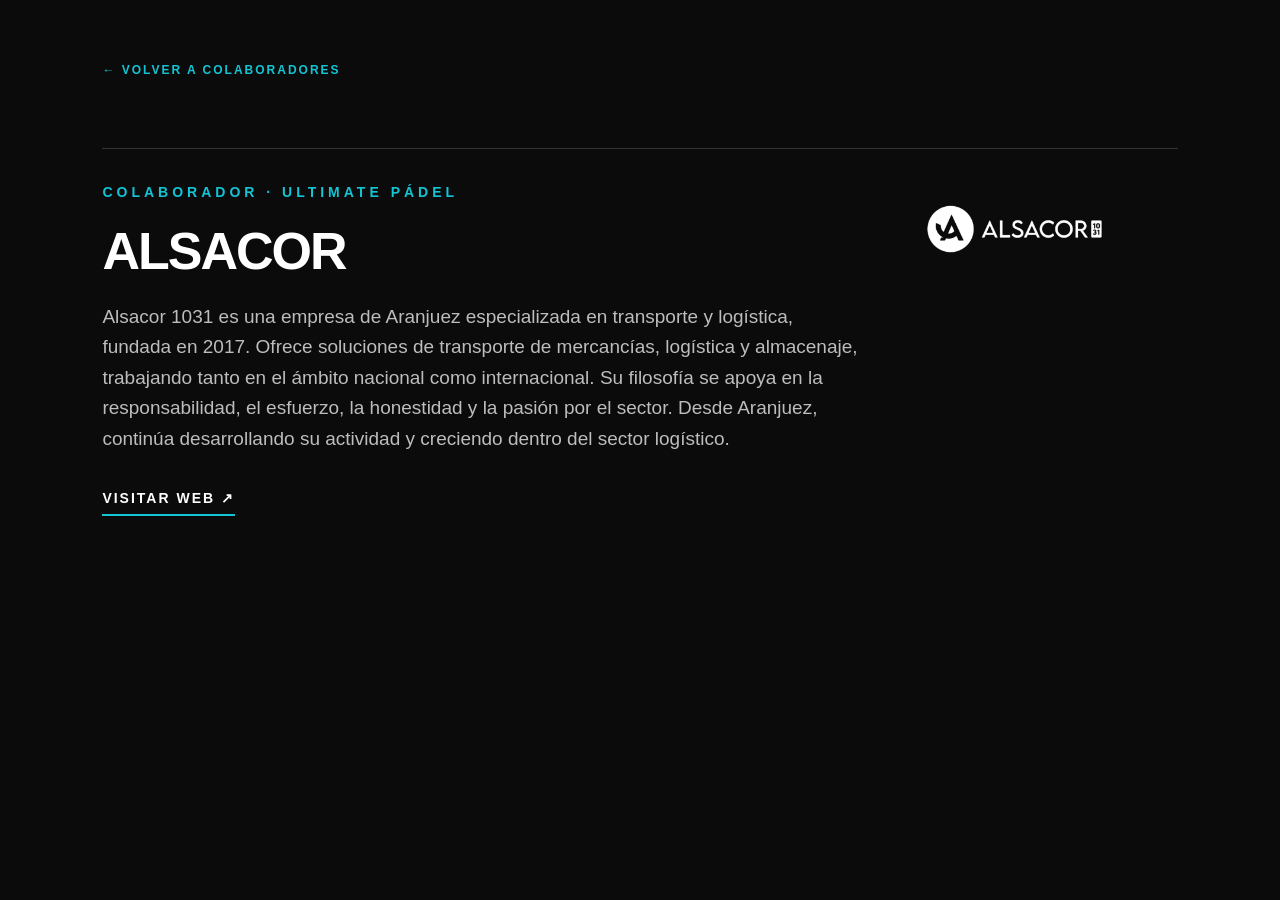
<file: alsacor.html>
<!DOCTYPE html>
<html lang="es">

<head>
	<meta charset="UTF-8">
	<meta name="viewport" content="width=device-width, initial-scale=1.0">
	<title>Alsacor | Ultimate Pádel</title>
	<link rel="stylesheet" href="style.css">
</head>

<body>
<section class="sponsor-page">

    <a href="index.html#patrocinadores" class="sponsor-back">
        ← VOLVER A COLABORADORES
    </a>

    <div class="sponsor-page-header">

    <p class="section-label">COLABORADOR · ULTIMATE PÁDEL</p>

    <div class="sponsor-page-logo">
        <img src="images/ALSACOR.png" alt="Alsacor">
    </div>

    <div class="sponsor-page-intro">
        <h1>ALSACOR</h1>

        <p>
            Alsacor 1031 es una empresa de Aranjuez especializada en transporte y logística,
            fundada en 2017. Ofrece soluciones de transporte de mercancías, logística y
            almacenaje, trabajando tanto en el ámbito nacional como internacional.
            Su filosofía se apoya en la responsabilidad, el esfuerzo, la honestidad y la
            pasión por el sector. Desde Aranjuez, continúa desarrollando su actividad y
            creciendo dentro del sector logístico.
        </p>

        <a href="https://www.alsacor1031.es" 
   class="sponsor-website" 
   target="_blank">
    VISITAR WEB ↗
</a>
    </div>

</div>

    </div>

</div>
</section>
</body>

</html>
</file>
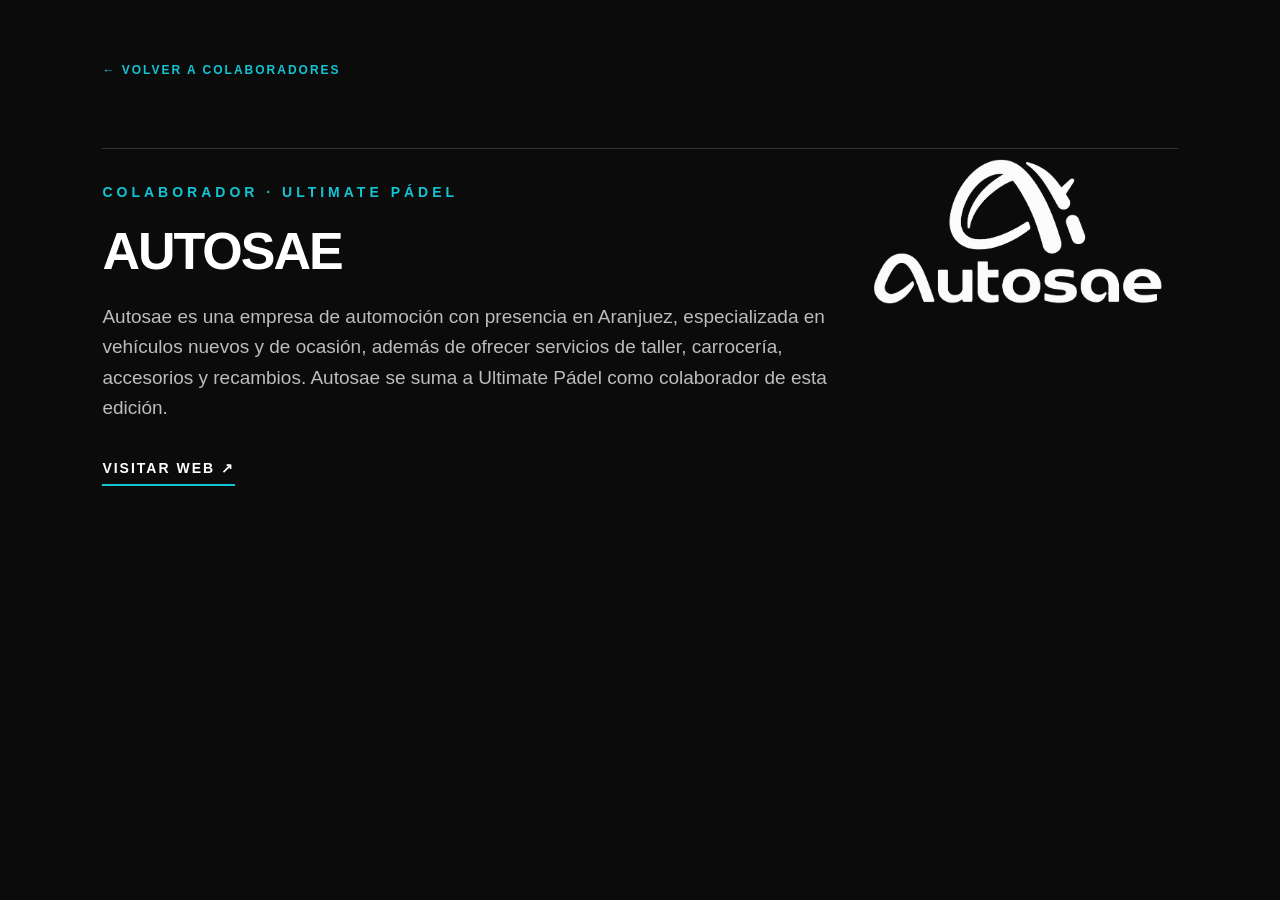
<file: autosae.html>
<!DOCTYPE html>
<html lang="es">

<head>
	<meta charset="UTF-8">
	<meta name="viewport" content="width=device-width, initial-scale=1.0">
	<title>Autosae | Ultimate Pádel</title>
	<link rel="stylesheet" href="style.css">
</head>

<body>
<section class="sponsor-page">

    <a href="index.html#patrocinadores" class="sponsor-back">
        ← VOLVER A COLABORADORES
    </a>

    <div class="sponsor-page-header">

    <p class="section-label">COLABORADOR · ULTIMATE PÁDEL</p>

    <div class="sponsor-page-logo">
        <img src="images/AUTOSAE.png" alt="Autosae">
    </div>

    <div class="sponsor-page-intro">
       <h1>AUTOSAE</h1>

<p>
    Autosae es una empresa de automoción con presencia en Aranjuez,
    especializada en vehículos nuevos y de ocasión, además de ofrecer
    servicios de taller, carrocería, accesorios y recambios.
    Autosae se suma a Ultimate Pádel como colaborador de esta edición.
</p>

  <a href="https://www.autosae.com/"
   class="sponsor-website"
   target="_blank">
    VISITAR WEB ↗
</a>
    </div>

</div>

    </div>

</div>
</section>
</body>

</html>
</html>
</file>
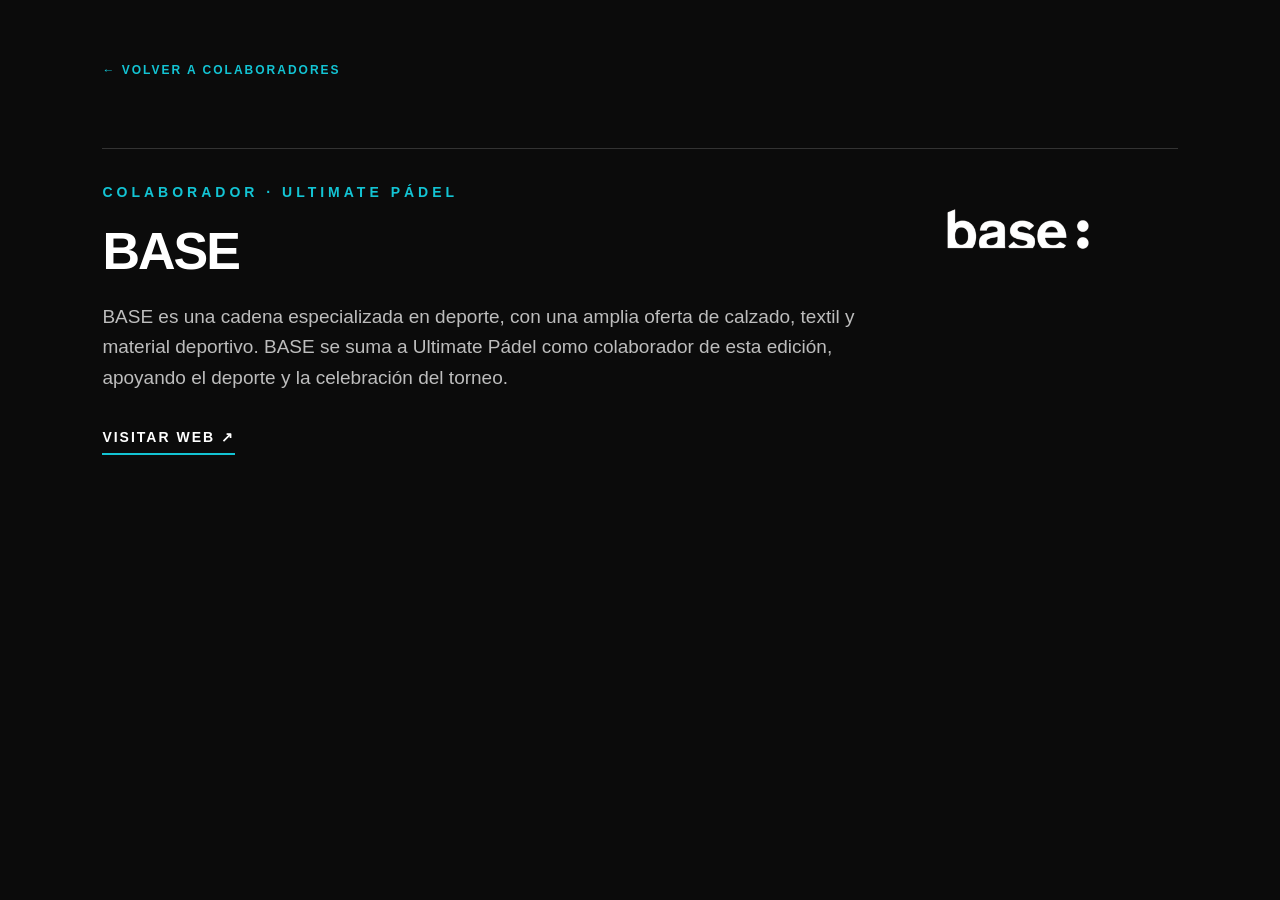
<file: base.html>
<!DOCTYPE html>
<html lang="es">

<head>
	<meta charset="UTF-8">
	<meta name="viewport" content="width=device-width, initial-scale=1.0">
	<title>BASE | Ultimate Pádel</title>
	<link rel="stylesheet" href="style.css">
</head>

<body>
<section class="sponsor-page">

    <a href="index.html#patrocinadores" class="sponsor-back">
        ← VOLVER A COLABORADORES
    </a>

    <div class="sponsor-page-header">

    <p class="section-label">COLABORADOR · ULTIMATE PÁDEL</p>

    <div class="sponsor-page-logo">
        <img src="images/BASE.png" alt="BASE">
    </div>

    <div class="sponsor-page-intro">
       <h1>BASE</h1>

<p>
    BASE es una cadena especializada en deporte, con una amplia oferta
    de calzado, textil y material deportivo. BASE se suma a Ultimate
    Pádel como colaborador de esta edición, apoyando el deporte
    y la celebración del torneo.
</p>

 <a href="https://base.net/pages/shop-locator"
   class="sponsor-website"
   target="_blank">
    VISITAR WEB ↗
</a>
    </div>

</div>

    </div>

</div>
</section>
</body>

</html>
</html>
</file>
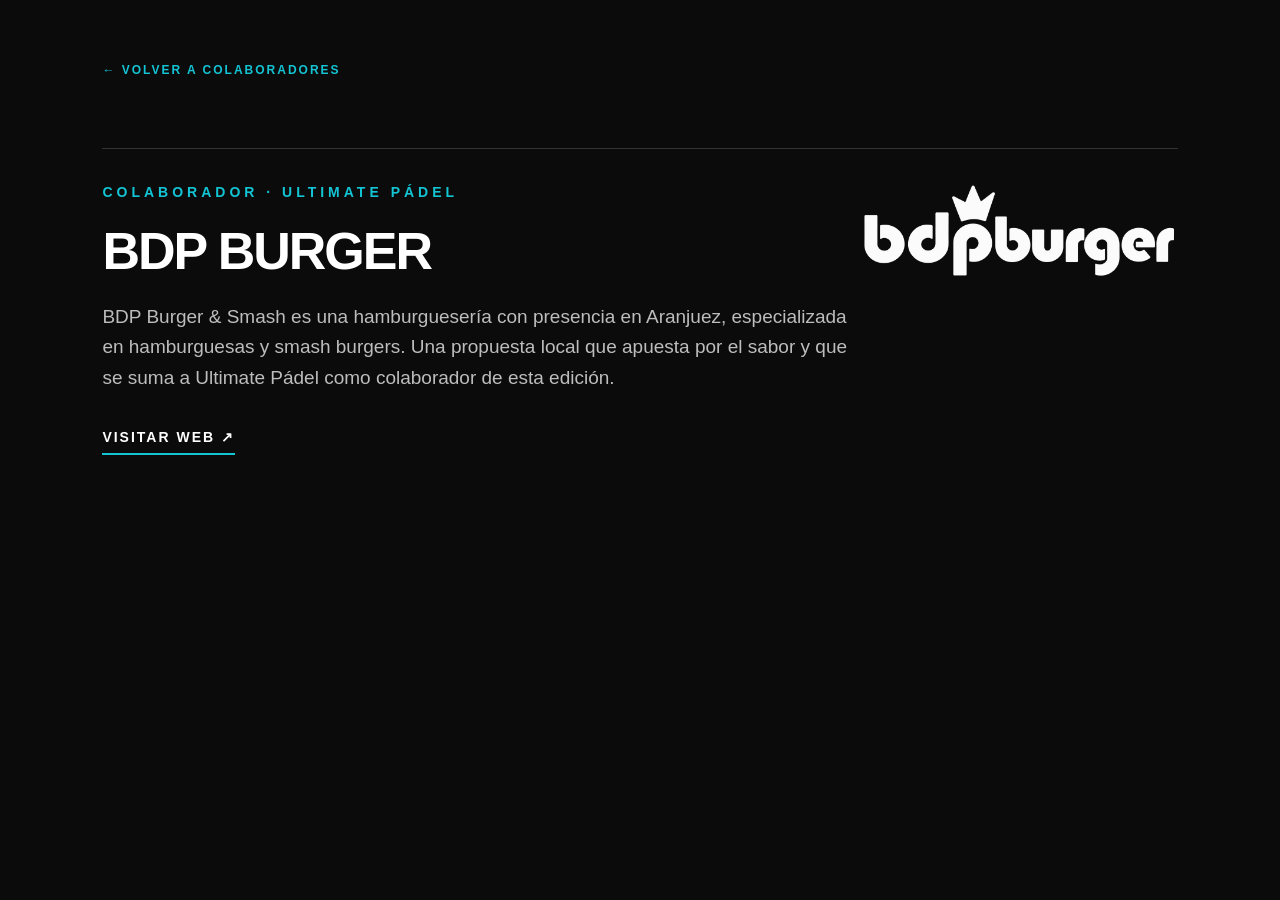
<file: bdp.html>
<!DOCTYPE html>
<html lang="es">

<head>
	<meta charset="UTF-8">
	<meta name="viewport" content="width=device-width, initial-scale=1.0">
	<title>BDP Burger | Ultimate Pádel</title>
	<link rel="stylesheet" href="style.css">
</head>

<body>
<section class="sponsor-page">

    <a href="index.html#patrocinadores" class="sponsor-back">
        ← VOLVER A COLABORADORES
    </a>

    <div class="sponsor-page-header">

    <p class="section-label">COLABORADOR · ULTIMATE PÁDEL</p>

    <div class="sponsor-page-logo">
        <img src="images/BDP.png" alt="BDP Burger">
    </div>

    <div class="sponsor-page-intro">
       <h1>BDP BURGER</h1>

<p>
    BDP Burger & Smash es una hamburguesería con presencia en Aranjuez,
    especializada en hamburguesas y smash burgers. Una propuesta local
    que apuesta por el sabor y que se suma a Ultimate Pádel como
    colaborador de esta edición.
</p>

  <a href="https://www.bdp-burger.com/"
   class="sponsor-website"
   target="_blank">
    VISITAR WEB ↗
</a>
    </div>

</div>

    </div>

</div>
</section>
</body>

</html>
</html>
</file>
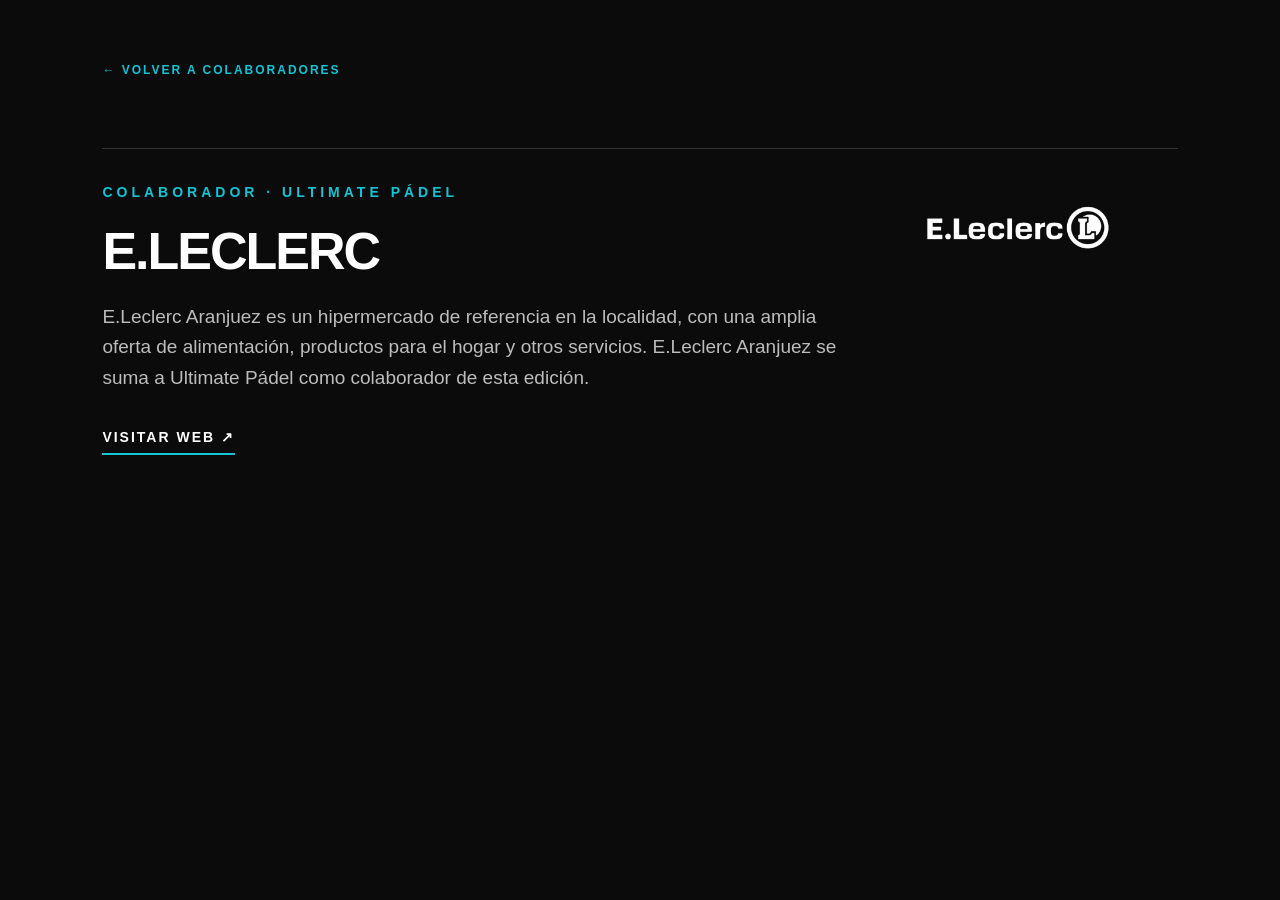
<file: eleclerc.html>
<!DOCTYPE html>
<html lang="es">

<head>
	<meta charset="UTF-8">
	<meta name="viewport" content="width=device-width, initial-scale=1.0">
	<title>E.Leclerc Aranjuez | Ultimate Pádel</title>
	<link rel="stylesheet" href="style.css">
</head>

<body>
<section class="sponsor-page">

    <a href="index.html#patrocinadores" class="sponsor-back">
        ← VOLVER A COLABORADORES
    </a>

    <div class="sponsor-page-header">

    <p class="section-label">COLABORADOR · ULTIMATE PÁDEL</p>

    <div class="sponsor-page-logo">
        <img src="images/ELECLERC.png" alt="E.Leclerc Aranjuez">
    </div>

    <div class="sponsor-page-intro">
       <h1>E.LECLERC</h1>

<p>
    E.Leclerc Aranjuez es un hipermercado de referencia en la localidad,
    con una amplia oferta de alimentación, productos para el hogar
    y otros servicios. E.Leclerc Aranjuez se suma a Ultimate Pádel
    como colaborador de esta edición.
</p>

  <a href="https://e-leclerc.es/aranjuez/"
   class="sponsor-website"
   target="_blank">
    VISITAR WEB ↗
</a>
    </div>

</div>

    </div>

</div>
</section>
</body>

</html>
</html>
</file>
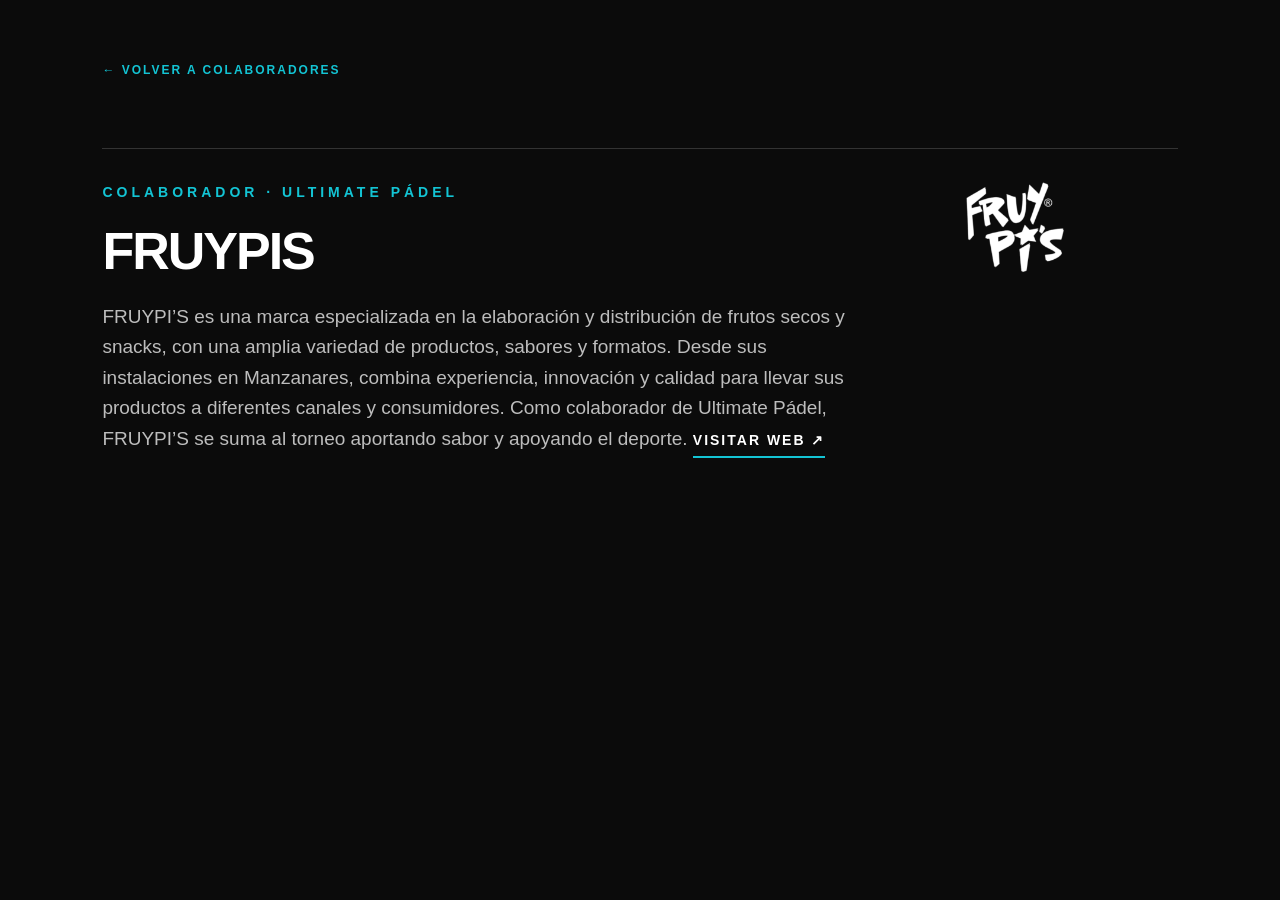
<file: Fruypis.html>
<!DOCTYPE html>
<html lang="es">

<head>
	<meta charset="UTF-8">
	<meta name="viewport" content="width=device-width, initial-scale=1.0">
	<title>FRUYPIS| Ultimate Pádel</title>
	<link rel="stylesheet" href="style.css">
</head>

<body>
<section class="sponsor-page">

    <a href="index.html#patrocinadores" class="sponsor-back">
        ← VOLVER A COLABORADORES
    </a>

    <div class="sponsor-page-header">

    <p class="section-label">COLABORADOR · ULTIMATE PÁDEL</p>

    <div class="sponsor-page-logo">
        <img src="images/FRUYPIS.png" alt="FRUYPIS">
    </div>

    <div class="sponsor-page-intro">
       <h1>FRUYPIS </h1>

<p>
   FRUYPI’S es una marca especializada en la elaboración y distribución de frutos secos y snacks, con una amplia variedad de productos, sabores y formatos. Desde sus instalaciones en Manzanares, combina experiencia, innovación y calidad para llevar sus productos a diferentes canales y consumidores. Como colaborador de Ultimate Pádel, FRUYPI’S se suma al torneo aportando sabor y apoyando el deporte.

 <a href="https://www.fruypis.es/"
   class="sponsor-website"
   target="_blank">
    VISITAR WEB ↗
</a>
    </div>

</div>

    </div>

</div>
</section>
</body>

</html>
</html>
</file>
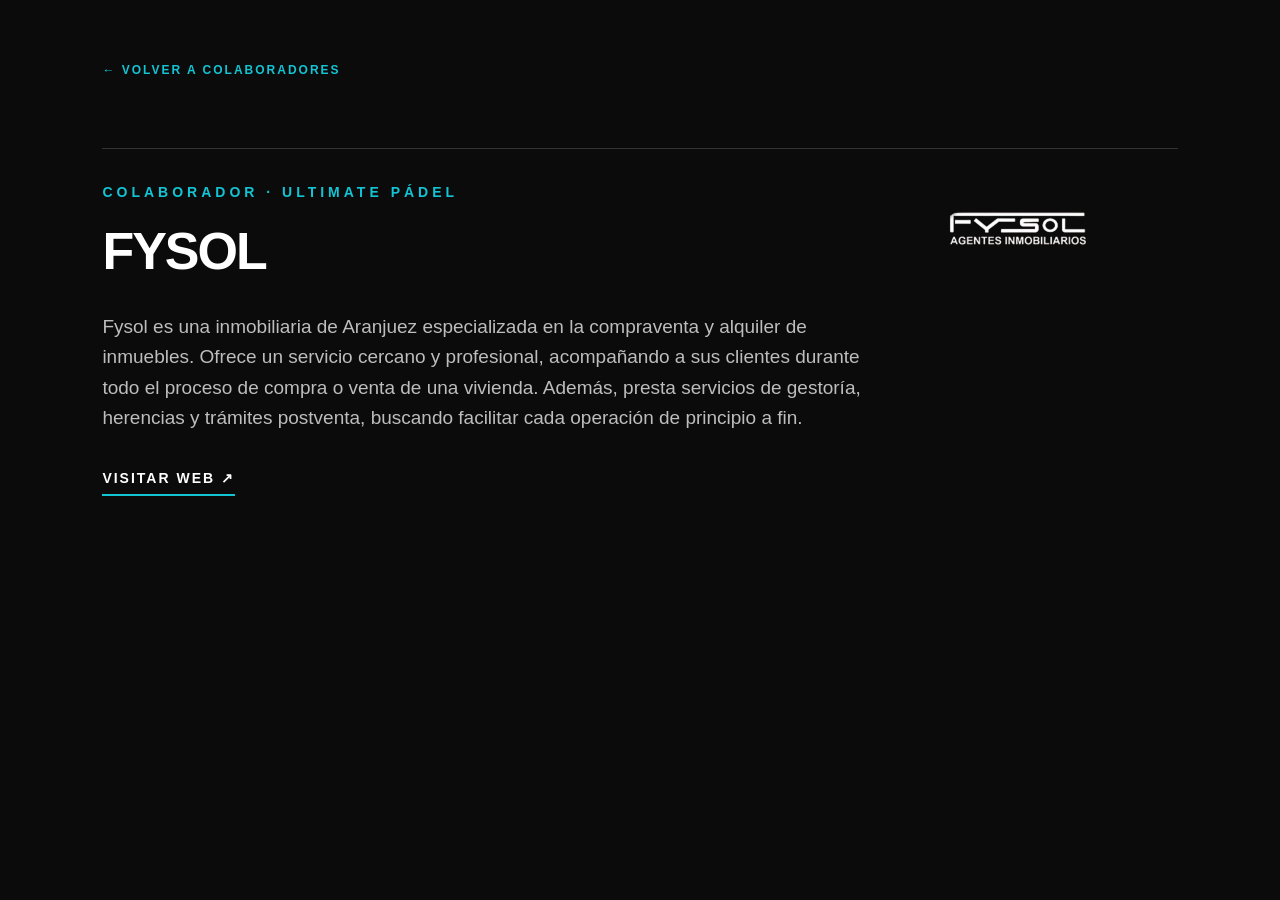
<file: fysol.html>
<!DOCTYPE html>
<html lang="es">

<head>
	<meta charset="UTF-8">
	<meta name="viewport" content="width=device-width, initial-scale=1.0">
	<title>Fysol | Ultimate Pádel</title>
	<link rel="stylesheet" href="style.css">
</head>

<body>
<section class="sponsor-page">

    <a href="index.html#patrocinadores" class="sponsor-back">
        ← VOLVER A COLABORADORES
    </a>

    <div class="sponsor-page-header">

    <p class="section-label">COLABORADOR · ULTIMATE PÁDEL</p>

    <div class="sponsor-page-logo">
        <img src="images/FYSOL.png" alt="Fysol">
    </div>

    <div class="sponsor-page-intro">
        <h1>FYSOL</h1>

        <p>
            <p>
    Fysol es una inmobiliaria de Aranjuez especializada en la compraventa
    y alquiler de inmuebles. Ofrece un servicio cercano y profesional,
    acompañando a sus clientes durante todo el proceso de compra o venta
    de una vivienda. Además, presta servicios de gestoría, herencias y
    trámites postventa, buscando facilitar cada operación de principio a fin.
        </p>

  <a href="https://www.fysol-inmobiliarias.es/"
   class="sponsor-website"
   target="_blank">
    VISITAR WEB ↗
</a>
    </div>

</div>

    </div>

</div>
</section>
</body>

</html>
</html>
</file>
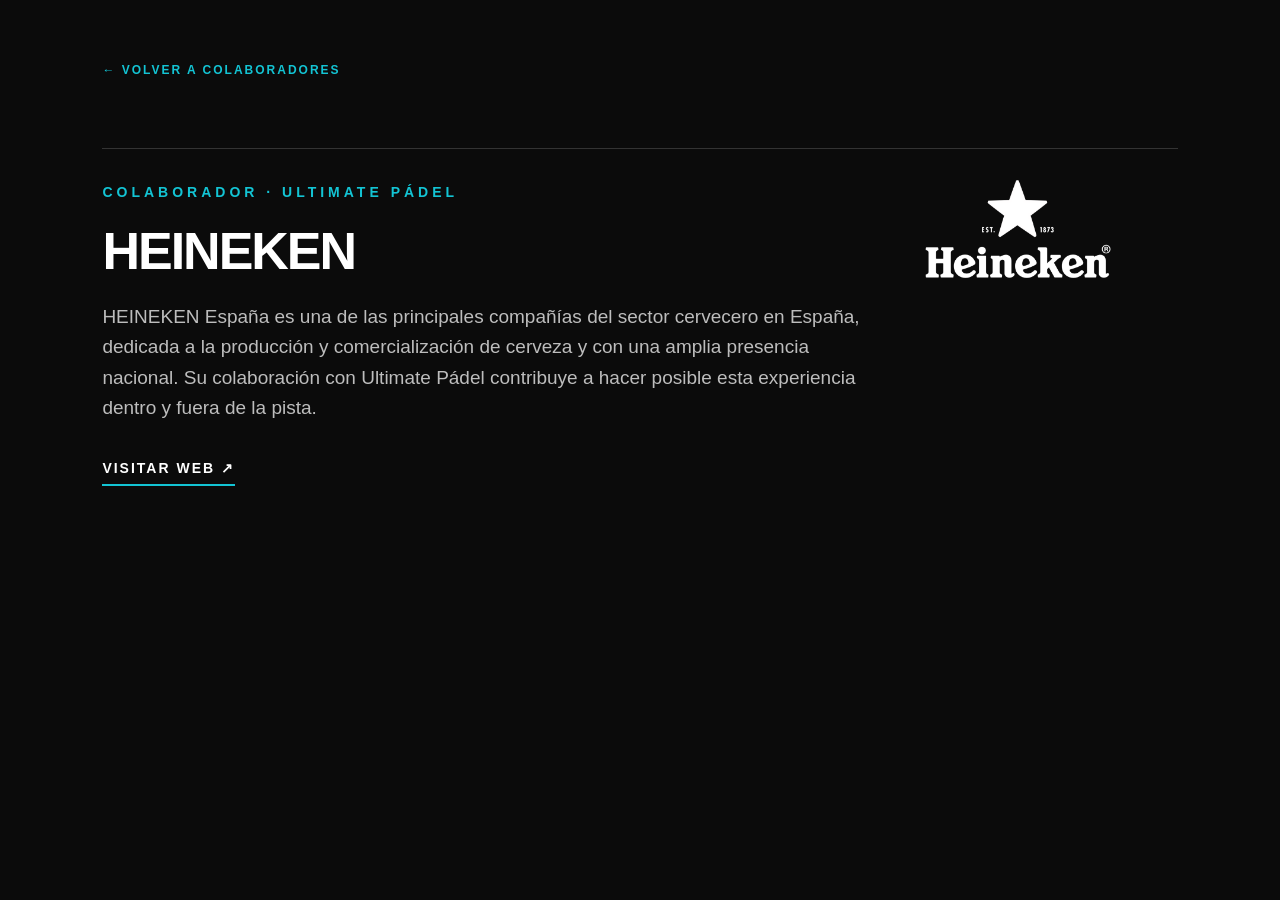
<file: heineken.html>
<!DOCTYPE html>
<html lang="es">

<head>
	<meta charset="UTF-8">
	<meta name="viewport" content="width=device-width, initial-scale=1.0">
	<title>HEINEKEN | Ultimate Pádel</title>
	<link rel="stylesheet" href="style.css">
</head>

<body>
<section class="sponsor-page">

    <a href="index.html#patrocinadores" class="sponsor-back">
        ← VOLVER A COLABORADORES
    </a>

    <div class="sponsor-page-header">

    <p class="section-label">COLABORADOR · ULTIMATE PÁDEL</p>

    <div class="sponsor-page-logo">
        <img src="images/HEINEKEN.png" alt="HEINEKEN">
    </div>

    <div class="sponsor-page-intro">
       <h1>HEINEKEN</h1>

<p>
    HEINEKEN España es una de las principales compañías del sector cervecero en España, dedicada a la producción y comercialización de cerveza y con una amplia presencia nacional. Su colaboración con Ultimate Pádel contribuye a hacer posible esta experiencia dentro y fuera de la pista.
</p>

 <a href="https://www.heinekenespana.es/"
   class="sponsor-website"
   target="_blank">
    VISITAR WEB ↗
</a>
    </div>

</div>

    </div>

</div>
</section>
</body>

</html>
</html>
</file>
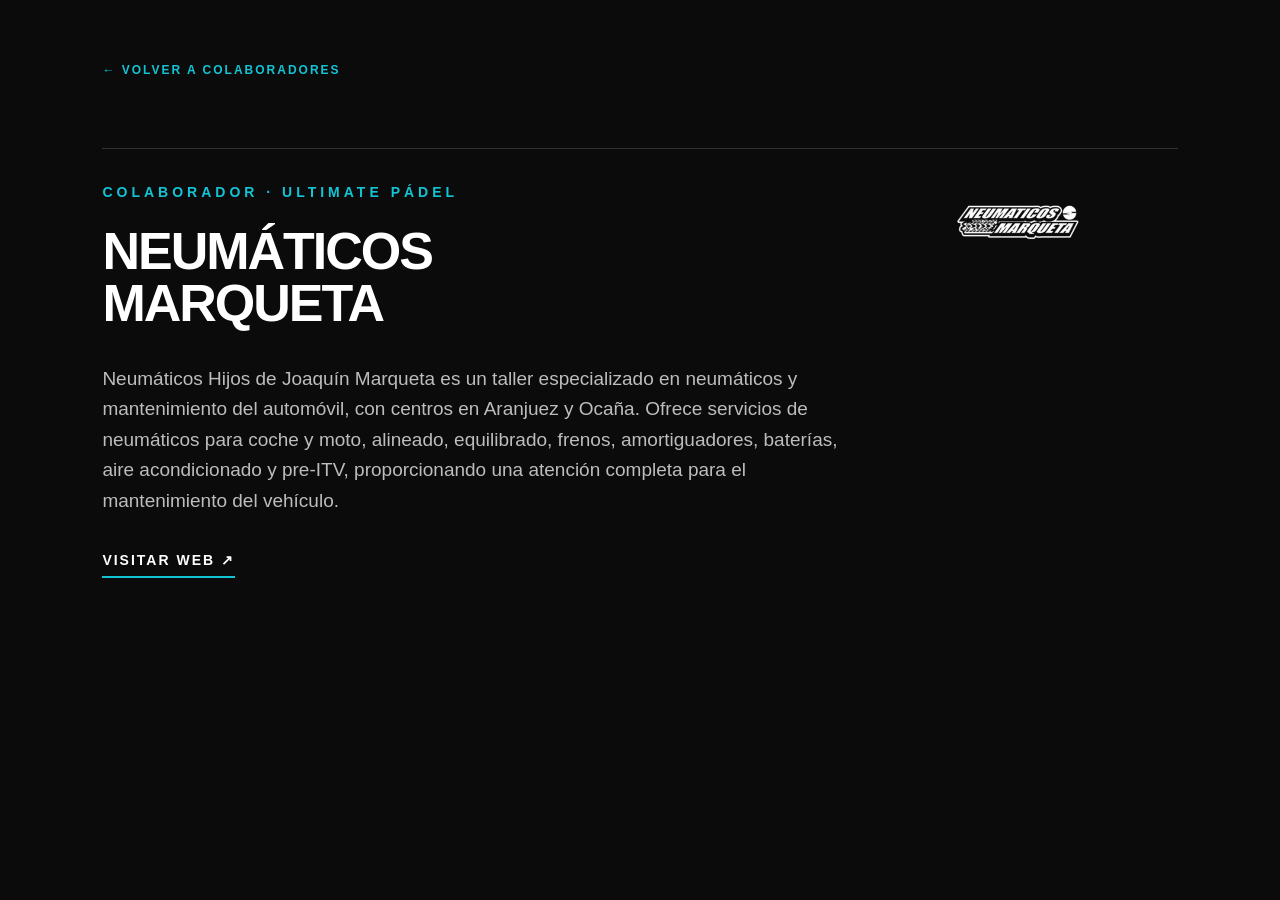
<file: marqueta.html>
<!DOCTYPE html>
<html lang="es">

<head>
	<meta charset="UTF-8">
	<meta name="viewport" content="width=device-width, initial-scale=1.0">
	<title>Neumáticos Marqueta | Ultimate Pádel</title>
	<link rel="stylesheet" href="style.css">
</head>

<body>
<section class="sponsor-page">

    <a href="index.html#patrocinadores" class="sponsor-back">
        ← VOLVER A COLABORADORES
    </a>

    <div class="sponsor-page-header">

    <p class="section-label">COLABORADOR · ULTIMATE PÁDEL</p>

    <div class="sponsor-page-logo">
        <img src="images/MARQUETA.png" alt="Neumáticos Marqueta">
    </div>

    <div class="sponsor-page-intro">
        <h1>NEUMÁTICOS<br>MARQUETA</h1>

        <p>
    <p>
    Neumáticos Hijos de Joaquín Marqueta es un taller especializado en
    neumáticos y mantenimiento del automóvil, con centros en Aranjuez y Ocaña.
    Ofrece servicios de neumáticos para coche y moto, alineado, equilibrado,
    frenos, amortiguadores, baterías, aire acondicionado y pre-ITV,
    proporcionando una atención completa para el mantenimiento del vehículo.
</p>

  <a href="http://www.neumaticosmarqueta.es/"
   class="sponsor-website"
   target="_blank">
    VISITAR WEB ↗
</a>
    </div>

</div>

    </div>

</div>
</section>
</body>

</html>
</html>
</file>
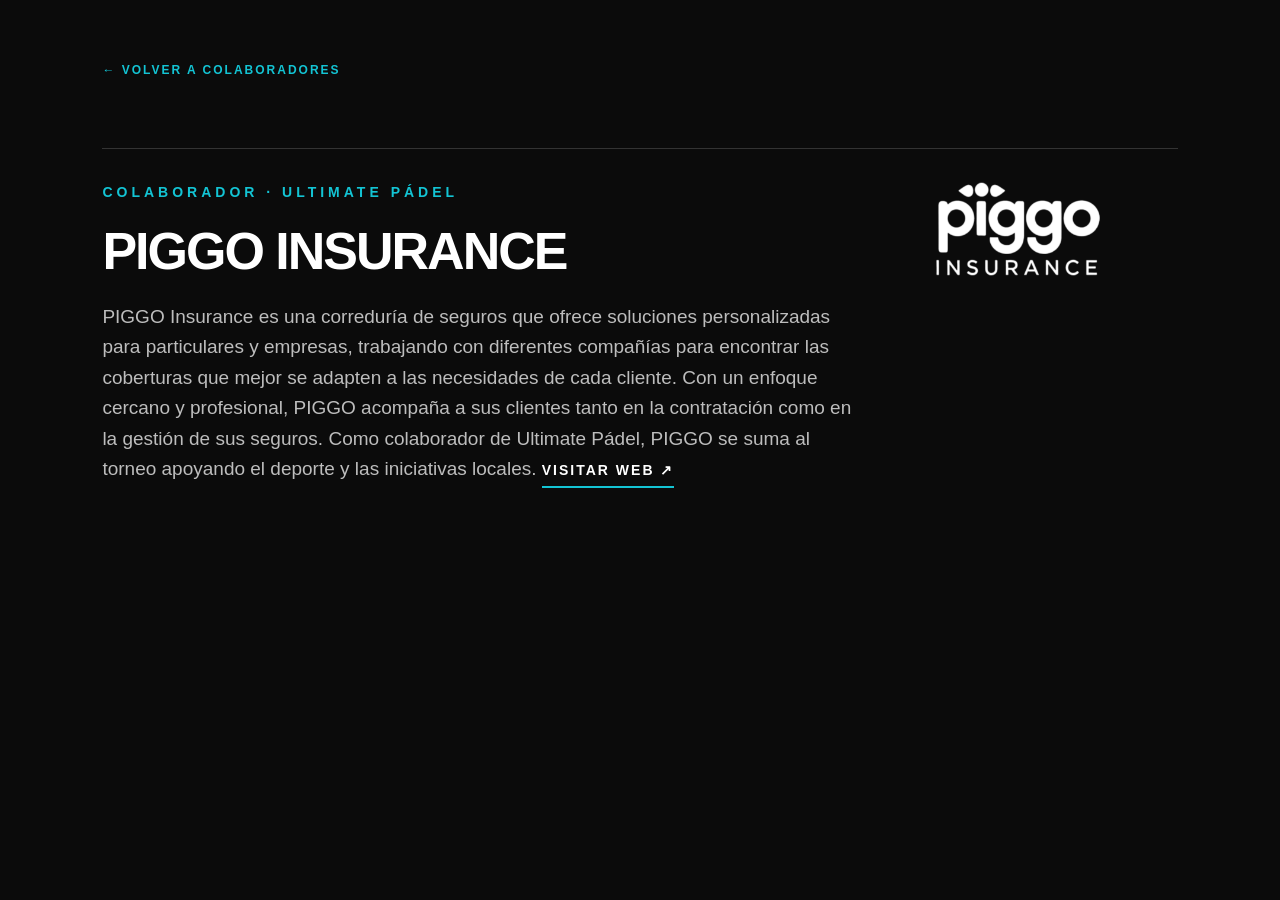
<file: Piggo.html>
<!DOCTYPE html>
<html lang="es">

<head>
	<meta charset="UTF-8">
	<meta name="viewport" content="width=device-width, initial-scale=1.0">
	<title>PIGGO INSURANCE| Ultimate Pádel</title>
	<link rel="stylesheet" href="style.css">
</head>

<body>
<section class="sponsor-page">

    <a href="index.html#patrocinadores" class="sponsor-back">
        ← VOLVER A COLABORADORES
    </a>

    <div class="sponsor-page-header">

    <p class="section-label">COLABORADOR · ULTIMATE PÁDEL</p>

    <div class="sponsor-page-logo">
        <img src="images/PIGGO.png" alt="PIGGO">
    </div>

    <div class="sponsor-page-intro">
       <h1>PIGGO INSURANCE</h1>

<p>
   PIGGO Insurance es una correduría de seguros que ofrece soluciones personalizadas para particulares y empresas, trabajando con diferentes compañías para encontrar las coberturas que mejor se adapten a las necesidades de cada cliente. Con un enfoque cercano y profesional, PIGGO acompaña a sus clientes tanto en la contratación como en la gestión de sus seguros. Como colaborador de Ultimate Pádel, PIGGO se suma al torneo apoyando el deporte y las iniciativas locales.

 <a href="https://piggoinsurance.com/"
   class="sponsor-website"
   target="_blank">
    VISITAR WEB ↗
</a>
    </div>

</div>

    </div>

</div>
</section>
</body>

</html>
</html>
</file>
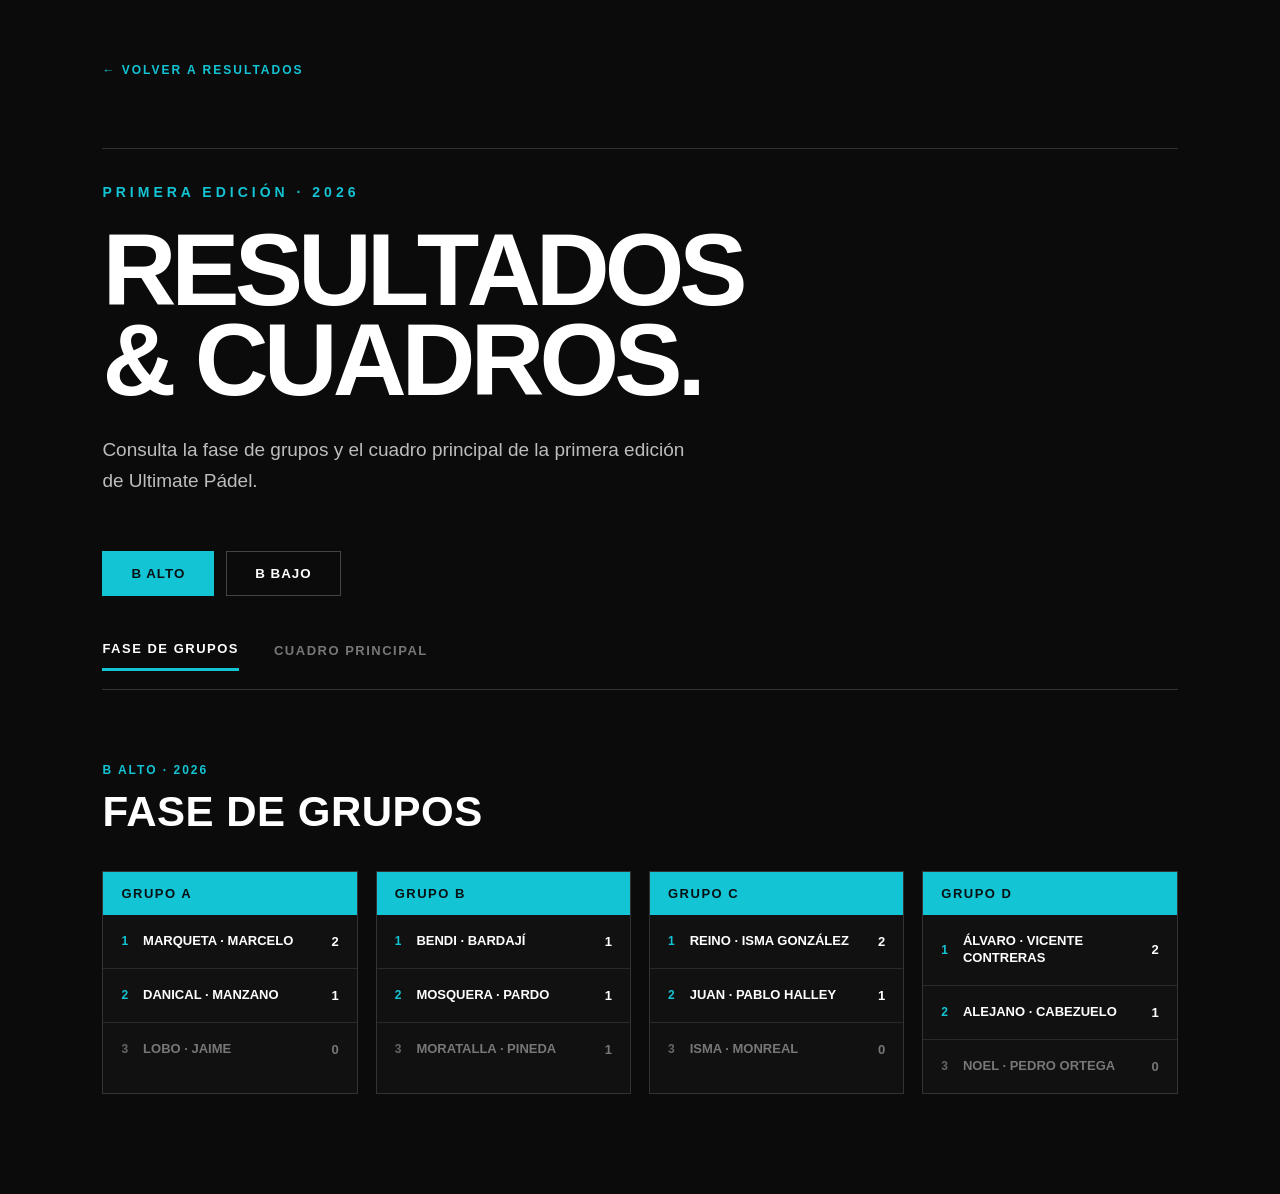
<file: resultados-2026.html>
<!DOCTYPE html>
<html lang="es">

<head>
	<meta charset="UTF-8">
	<meta name="viewport" content="width=device-width, initial-scale=1.0">
	<title>Resultados 2026 | Ultimate Pádel</title>
	<link rel="stylesheet" href="style.css">
</head>

<body>

	<section class="results-page">

		<a href="index.html#resultados" class="sponsor-back">
			← VOLVER A RESULTADOS
		</a>

		<div class="results-page-header">
			<p class="section-label">PRIMERA EDICIÓN · 2026</p>

			<h1>
				RESULTADOS<br>
				&amp; CUADROS.
			</h1>

			<p class="results-page-description">
				Consulta la fase de grupos y el cuadro principal
				de la primera edición de Ultimate Pádel.
			</p>
		</div>

		<div class="results-categories">

			<button class="result-category active" onclick="mostrarBAlto(this)">B ALTO</button>
<button class="result-category" onclick="mostrarBBajo(this)">B BAJO</button>

		</div>
<div class="results-view-tabs">

    <button class="results-view active" onclick="mostrarFaseGrupos(this)">FASE DE GRUPOS</button>
<button class="results-view" onclick="mostrarCuadro(this)">CUADRO PRINCIPAL</button>

</div>
<div class="groups-section" id="fase-grupos">

    <div class="groups-heading">
        <span>B ALTO · 2026</span>
        <h2>FASE DE GRUPOS</h2>
    </div>

    <div class="groups-grid">
<div class="group-card">

    <div class="group-title">
    <span>GRUPO A</span>
</div>

    <div class="group-team qualified">
    <span>1</span>
    <strong>MARQUETA · MARCELO</strong>
    <b>2</b>
</div>

<div class="group-team qualified">
    <span>2</span>
    <strong>DANICAL · MANZANO</strong>
    <b>1</b>
</div>

<div class="group-team">
    <span>3</span>
    <strong>LOBO · JAIME</strong>
    <b>0</b>
</div>
    </div>
<div class="group-card">

    <div class="group-title">
        GRUPO B
    </div>

    <div class="group-team qualified">
    <span>1</span>
    <strong>BENDI · BARDAJÍ</strong>
    <b>1</b>
</div>

<div class="group-team qualified">
    <span>2</span>
    <strong>MOSQUERA · PARDO</strong>
    <b>1</b>
</div>

<div class="group-team">
    <span>3</span>
    <strong>MORATALLA · PINEDA</strong>
    <b>1</b>
</div>
    </div>

<div class="group-card">

    <div class="group-title">
        GRUPO C
    </div>

    <div class="group-team qualified">
    <span>1</span>
    <strong>REINO · ISMA GONZÁLEZ</strong>
    <b>2</b>
</div>

<div class="group-team qualified">
    <span>2</span>
    <strong>JUAN · PABLO HALLEY</strong>
    <b>1</b>
</div>

<div class="group-team">
    <span>3</span>
    <strong>ISMA · MONREAL</strong>
    <b>0</b>
</div>
    </div>

<div class="group-card">

    <div class="group-title">
        GRUPO D
    </div>

    <div class="group-team qualified">
    <span>1</span>
    <strong>ÁLVARO · VICENTE CONTRERAS</strong>
    <b>2</b>
</div>

<div class="group-team qualified">
    <span>2</span>
    <strong>ALEJANO · CABEZUELO</strong>
    <b>1</b>
</div>

<div class="group-team">
    <span>3</span>
    <strong>NOEL · PEDRO ORTEGA</strong>
    <b>0</b>
</div>
    </div>

</div>
    </div>

</div>
<div class="bracket-section" id="cuadro-principal">

    <div class="groups-heading">
        <h2>CUADRO PRINCIPAL</h2>
    </div>

  <div class="bracket">

    <div class="bracket-round">

        <h3>CUARTOS</h3>

    <div class="bracket-match">
        <div class="winner">MARQUETA · MARCELO</div>
        <div>ALEJANO · CABEZUELO</div>
    </div>

    <div class="bracket-match">
        <div>BENDI · BARDAJÍ</div>
        <div class="winner">JUAN · PABLO HALLEY</div>
    </div>

    <div class="bracket-match">
        <div>REINO · ISMA GONZÁLEZ</div>
        <div class="winner">MOSQUERA · PARDO</div>
    </div>

    <div class="bracket-match">
        <div>ÁLVARO · VICENTE CONTRERAS</div>
        <div class="winner">DANICAL · MANZANO</div>
    </div>

</div>
<div class="bracket-round">

    <h3>SEMIFINALES</h3>

    <div class="bracket-match">
        <div>MARQUETA · MARCELO</div>
        <div class="winner">JUAN · PABLO HALLEY</div>
    </div>

    <div class="bracket-match">
        <div class="winner">MOSQUERA · PARDO</div>
        <div>DANICAL · MANZANO</div>
    </div>

</div>
<div class="bracket-round">

    <h3>FINAL</h3>

    <div class="bracket-match bracket-final">
        <div class="winner">JUAN · PABLO HALLEY</div>
        <div>MOSQUERA · PARDO</div>
    </div>

    <div class="champion-box">
        <span>CAMPEONES 2026</span>
        <strong>JUAN · PABLO HALLEY</strong>
    </div>

</div>
</div>
</div> <!-- Cierra el contenedor de B Alto -->
    <!-- B BAJO - FASE DE GRUPOS -->
    <div class="b-bajo-content" id="b-bajo-content">
        <div class="groups-section">
            <div class="groups-heading">
                <span>B BAJO · 2026</span>
                <h2>FASE DE GRUPOS</h2>
            </div>

            <div class="groups-grid">

                <div class="group-card">
                    <div class="group-title">
                        <span>GRUPO A</span>
                        <span>VICTORIAS</span>
                    </div>
                    <div class="group-team qualified">
                        <span>01</span>
                        <strong>CABEZUELO · MARQUETA</strong>
                        <b>2</b>
                    </div>
                    <div class="group-team qualified">
                        <span>02</span>
                        <strong>HÉCTOR GARCÍA · HUGO DÍAZ</strong>
                        <b>1</b>
                    </div>
                    <div class="group-team">
                        <span>03</span>
                        <strong>ANTONIO PARDO · JOSÉ ÁNGEL MATEO</strong>
                        <b>0</b>
                    </div>
                </div>

                <div class="group-card">
                    <div class="group-title">
                        <span>GRUPO B</span>
                        <span>VICTORIAS</span>
                    </div>
                    <div class="group-team qualified">
                        <span>01</span>
                        <strong>BARDAJÍ · ANTÓN</strong>
                        <b>2</b>
                    </div>
                    <div class="group-team qualified">
                        <span>02</span>
                        <strong>JULIO · NACHO SOTOCA</strong>
                        <b>1</b>
                    </div>
                    <div class="group-team">
                        <span>03</span>
                        <strong>MELLERO · PLAZA</strong>
                        <b>0</b>
                    </div>
                </div>

                <div class="group-card">
                    <div class="group-title">
                        <span>GRUPO C</span>
                        <span>VICTORIAS</span>
                    </div>
                    <div class="group-team qualified">
                        <span>01</span>
                        <strong>PIZARRO · TRIVI</strong>
                        <b>2</b>
                    </div>
                    <div class="group-team qualified">
                        <span>02</span>
                        <strong>ANA MORENO · ÁLVARO GARCÍA</strong>
                        <b>1</b>
                    </div>
                    <div class="group-team">
                        <span>03</span>
                        <strong>LEGIDO · SANTAMARÍA</strong>
                        <b>0</b>
                    </div>
                </div>

                <div class="group-card">
                    <div class="group-title">
                        <span>GRUPO D</span>
                        <span>VICTORIAS</span>
                    </div>
                    <div class="group-team qualified">
                        <span>01</span>
                        <strong>LOBO · TOGORES</strong>
                        <b>2</b>
                    </div>
                    <div class="group-team qualified">
                        <span>02</span>
                        <strong>MIGUEL SIERRA · RUIZ</strong>
                        <b>1</b>
                    </div>
                    <div class="group-team">
                        <span>03</span>
                        <strong>ÁLEX PÉREZ · COMPAÑERO</strong>
                        <b>0</b>
                    </div>
                </div>

                <div class="group-card">
                    <div class="group-title">
                        <span>GRUPO E</span>
                        <span>VICTORIAS</span>
                    </div>
                    <div class="group-team qualified">
                        <span>01</span>
                        <strong>SOFÍA · LUISMI</strong>
                        <b>2</b>
                    </div>
                    <div class="group-team qualified">
                        <span>02</span>
                        <strong>CABALLERO · ÁLVARO MARTÍN</strong>
                        <b>1</b>
                    </div>
                    <div class="group-team">
                        <span>03</span>
                        <strong>SANTI · DARÍO</strong>
                        <b>0</b>
                    </div>
                </div>

                <div class="group-card">
                    <div class="group-title">
                        <span>GRUPO F</span>
                        <span>VICTORIAS</span>
                    </div>
                    <div class="group-team qualified">
                        <span>01</span>
                        <strong>REYEROS · TERCIADO</strong>
                        <b>2</b>
                    </div>
                    <div class="group-team qualified">
                        <span>02</span>
                        <strong>QUIQUE · KRISTINA</strong>
                        <b>1</b>
                    </div>
                    <div class="group-team">
                        <span>03</span>
                        <strong>MICHI · MIGUEL</strong>
                        <b>0</b>
                    </div>
                </div>

                <div class="group-card">
                    <div class="group-title">
                        <span>GRUPO G</span>
                        <span>VICTORIAS</span>
                    </div>
                    <div class="group-team qualified">
                        <span>01</span>
                        <strong>ADRIÁN · ZAMORA</strong>
                        <b>2</b>
                    </div>
                    <div class="group-team qualified">
                        <span>02</span>
                        <strong>ALONSO · PARDO</strong>
                        <b>1</b>
                    </div>
                    <div class="group-team">
                        <span>03</span>
                        <strong>JESÚS · CHACÓN</strong>
                        <b>0</b>
                    </div>
                </div>

                <div class="group-card">
                    <div class="group-title">
                        <span>GRUPO H</span>
                        <span>VICTORIAS</span>
                    </div>
                    <div class="group-team qualified">
                        <span>01</span>
                        <strong>DANICAL · COMPAÑERO</strong>
                        <b>2</b>
                    </div>
                    <div class="group-team qualified">
                        <span>02</span>
                        <strong>PAULO · BENDI</strong>
                        <b>1</b>
                    </div>
                    <div class="group-team">
                        <span>03</span>
                        <strong>MARAY · CABEZUELO</strong>
                        <b>0</b>
                    </div>
                </div>

            </div>
        </div>
    </div>

    <!-- B BAJO - CUADRO PRINCIPAL -->
    <div class="bracket-section-bajo" id="cuadro-principal-bajo">
        <div class="groups-heading">
            <span>B BAJO · 2026</span>
            <h2>CUADRO PRINCIPAL</h2>
        </div>

        <div class="bracket">

            <div class="bracket-round">
                <h3>OCTAVOS</h3>

                <div class="bracket-match">
                    <div class="winner">CABEZUELO · MARQUETA</div>
                    <div>PAULO · BENDI</div>
                </div>

                <div class="bracket-match">
                    <div class="winner">BARDAJÍ · ANTÓN</div>
                    <div>ALONSO · PARDO</div>
                </div>

                <div class="bracket-match">
                    <div class="winner">PIZARRO · TRIVI</div>
                    <div>QUIQUE · KRISTINA</div>
                </div>

                <div class="bracket-match">
                    <div class="winner">LOBO · TOGORES</div>
                    <div>CABALLERO · ÁLVARO MARTÍN</div>
                </div>

                <div class="bracket-match">
                    <div class="winner">SIERRA · RUIZ</div>
                    <div>SOFÍA · LUISMI</div>
                </div>

                <div class="bracket-match">
                    <div class="winner">REYEROS · TERCIADO</div>
                    <div>ANA MORENO · ÁLVARO GARCÍA</div>
                </div>

                <div class="bracket-match">
                    <div class="winner">ADRIÁN · ZAMORA</div>
                    <div>JULIO · NACHO SOTOCA</div>
                </div>

                <div class="bracket-match">
                    <div class="winner">DANICAL · COMPAÑERO</div>
                    <div>HÉCTOR GARCÍA · HUGO DÍAZ</div>
                </div>
            </div>

            <div class="bracket-round">
                <h3>CUARTOS</h3>

                <div class="bracket-match">
                    <div class="winner">CABEZUELO · MARQUETA</div>
                    <div>BARDAJÍ · ANTÓN</div>
                </div>

                <div class="bracket-match">
                    <div class="winner">LOBO · TOGORES</div>
                    <div>PIZARRO · TRIVI</div>
                </div>

                <div class="bracket-match">
                    <div class="winner">REYEROS · TERCIADO</div>
                    <div>SIERRA · RUIZ</div>
                </div>

                <div class="bracket-match">
                    <div class="winner">DANICAL · COMPAÑERO</div>
                    <div>ADRIÁN · ZAMORA</div>
                </div>
            </div>

            <div class="bracket-round">
                <h3>SEMIFINALES</h3>

                <div class="bracket-match">
                    <div class="winner">CABEZUELO · MARQUETA</div>
                    <div>LOBO · TOGORES</div>
                </div>

                <div class="bracket-match">
                    <div class="winner">REYEROS · TERCIADO</div>
                    <div>DANICAL · COMPAÑERO</div>
                </div>
</div> <!-- Cierra SEMIFINALES -->

<div class="bracket-round"> <!-- Abre FINAL -->
                <h3>FINAL</h3>

                <div class="bracket-match bracket-final">
                    <div class="winner">CABEZUELO · MARQUETA</div>
                    <div>REYEROS · TERCIADO</div>
                </div>

                <div class="champion-box">
                    <span>CAMPEONES 2026</span>
                    <strong>CABEZUELO · MARQUETA</strong>
                </div>
            </div>

        </div>
    </div>
	</section>
<script>
    let categoriaActual = "alto";
   function mostrarFaseGrupos(boton) {

    if (categoriaActual === "alto") {
        document.getElementById("fase-grupos").style.display = "block";
        document.getElementById("b-bajo-content").style.display = "none";
    } else {
        document.getElementById("fase-grupos").style.display = "none";
        document.getElementById("b-bajo-content").style.display = "block";
    }

    document.getElementById("cuadro-principal").style.display = "none";

    document.querySelectorAll(".results-view").forEach(btn => {
        btn.classList.remove("active");
    });

    boton.classList.add("active");
    }

   function mostrarCuadro(boton) {

    document.getElementById("fase-grupos").style.display = "none";
    document.getElementById("b-bajo-content").style.display = "none";

    if (categoriaActual === "alto") {
        document.getElementById("cuadro-principal").style.display = "block";
        document.getElementById("cuadro-principal-bajo").style.display = "none";
    } else {
        document.getElementById("cuadro-principal").style.display = "none";
        document.getElementById("cuadro-principal-bajo").style.display = "block";
    }

    document.querySelectorAll(".results-view").forEach(btn => {
        btn.classList.remove("active");
    });

    boton.classList.add("active");
}
    
function mostrarBAlto(boton) {
    categoriaActual = "alto";
    document.getElementById("fase-grupos").style.display = "block";
    document.getElementById("cuadro-principal").style.display = "none";
    document.getElementById("b-bajo-content").style.display = "none";
    document.getElementById("cuadro-principal-bajo").style.display = "none";

    document.querySelectorAll(".result-category").forEach(btn => {
        btn.classList.remove("active");
    });

    boton.classList.add("active");
}

function mostrarBBajo(boton) {
    categoriaActual = "bajo";

    document.getElementById("fase-grupos").style.display = "none";
    document.getElementById("cuadro-principal").style.display = "none";
    document.getElementById("b-bajo-content").style.display = "block";
    document.getElementById("cuadro-principal-bajo").style.display = "none";

    document.querySelectorAll(".result-category").forEach(btn => {
        btn.classList.remove("active");
    });

    boton.classList.add("active");

    document.querySelectorAll(".results-view").forEach(btn => {
        btn.classList.remove("active");
    });

    document.querySelector(".results-view").classList.add("active");
}
</script>

<!-- CONEXIONES DEL CUADRO DE ELIMINATORIAS -->
<script>
document.addEventListener("DOMContentLoaded", function () {

    const cuadros = document.querySelectorAll(
        "#cuadro-principal .bracket, #cuadro-principal-bajo .bracket"
    );

    function dibujarConexiones(cuadro) {

        const anterior = cuadro.querySelector(".bracket-conexiones");
        if (anterior) anterior.remove();

        if (window.innerWidth <= 768) return;

        const rondas = Array.from(
            cuadro.querySelectorAll(":scope > .bracket-round")
        );

        const ancho = cuadro.scrollWidth;
        const alto = cuadro.scrollHeight;

        const svg = document.createElementNS(
            "http://www.w3.org/2000/svg", "svg"
        );

        svg.setAttribute("class", "bracket-conexiones");
        svg.setAttribute("width", ancho);
        svg.setAttribute("height", alto);
        svg.setAttribute("viewBox", `0 0 ${ancho} ${alto}`);

        const posicionCuadro = cuadro.getBoundingClientRect();

        function centro(partido) {
            const r = partido.getBoundingClientRect();

            return {
                izquierda: r.left - posicionCuadro.left,
                derecha: r.right - posicionCuadro.left,
                y: r.top + r.height / 2 - posicionCuadro.top
            };
        }

        for (let i = 0; i < rondas.length - 1; i++) {

            const partidosOrigen = Array.from(
                rondas[i].querySelectorAll(":scope > .bracket-match")
            );

            const partidosDestino = Array.from(
                rondas[i + 1].querySelectorAll(":scope > .bracket-match")
            );

            partidosDestino.forEach(function (destino, indice) {

                const partido1 = partidosOrigen[indice * 2];
                const partido2 = partidosOrigen[indice * 2 + 1];

                if (!partido1 || !partido2) return;

                const a = centro(partido1);
                const b = centro(partido2);
                const c = centro(destino);

                const mitad = (a.derecha + c.izquierda) / 2;

                const ruta = document.createElementNS(
                    "http://www.w3.org/2000/svg", "path"
                );

                ruta.setAttribute(
                    "d",
                    `M ${a.derecha} ${a.y}
                     H ${mitad}
                     V ${b.y}
                     H ${b.derecha}
                     M ${mitad} ${(a.y + b.y) / 2}
                     V ${c.y}
                     H ${c.izquierda}`
                );

                ruta.setAttribute("fill", "none");
                ruta.setAttribute("stroke", "#13c4d4");
                ruta.setAttribute("stroke-width", "1.5");
                ruta.setAttribute("opacity", "0.7");

                svg.appendChild(ruta);

            });
        }

        cuadro.appendChild(svg);
    }

    function actualizarConexiones() {
        cuadros.forEach(dibujarConexiones);
    }

    actualizarConexiones();

    window.addEventListener("resize", actualizarConexiones);

    document.querySelectorAll(
        ".result-category, .results-view"
    ).forEach(function (boton) {
        boton.addEventListener("click", function () {
            requestAnimationFrame(actualizarConexiones);
        });
    });

});
</script>

</body>

</html>
</file>
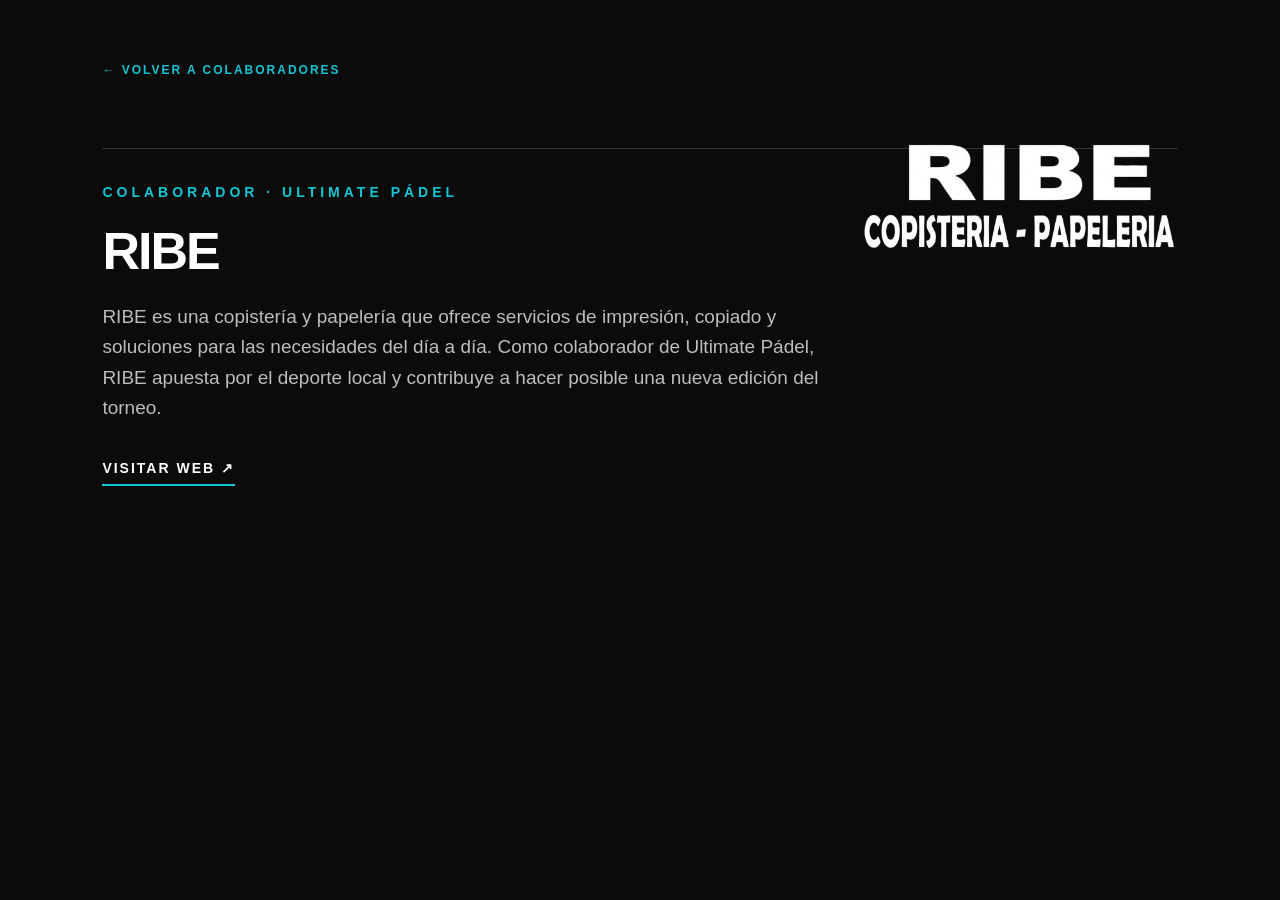
<file: ribe.html>
<!DOCTYPE html>
<html lang="es">

<head>
	<meta charset="UTF-8">
	<meta name="viewport" content="width=device-width, initial-scale=1.0">
	<title>RIBE | Ultimate Pádel</title>
	<link rel="stylesheet" href="style.css">
</head>

<body>
<section class="sponsor-page">

    <a href="index.html#patrocinadores" class="sponsor-back">
        ← VOLVER A COLABORADORES
    </a>

    <div class="sponsor-page-header">

    <p class="section-label">COLABORADOR · ULTIMATE PÁDEL</p>

    <div class="sponsor-page-logo">
        <img src="images/RIBE.png" alt="RIBE">
    </div>

    <div class="sponsor-page-intro">
       <h1>RIBE</h1>

<p>
   RIBE es una copistería y papelería que ofrece servicios de impresión, copiado y soluciones para las necesidades del día a día. Como colaborador de Ultimate Pádel, RIBE apuesta por el deporte local y contribuye a hacer posible una nueva edición del torneo.
</p>

 <a href="https://www.instagram.com/ribecopi/"
   class="sponsor-website"
   target="_blank">
    VISITAR WEB ↗
</a>
    </div>

</div>

    </div>

</div>
</section>
</body>

</html>
</html>
</file>
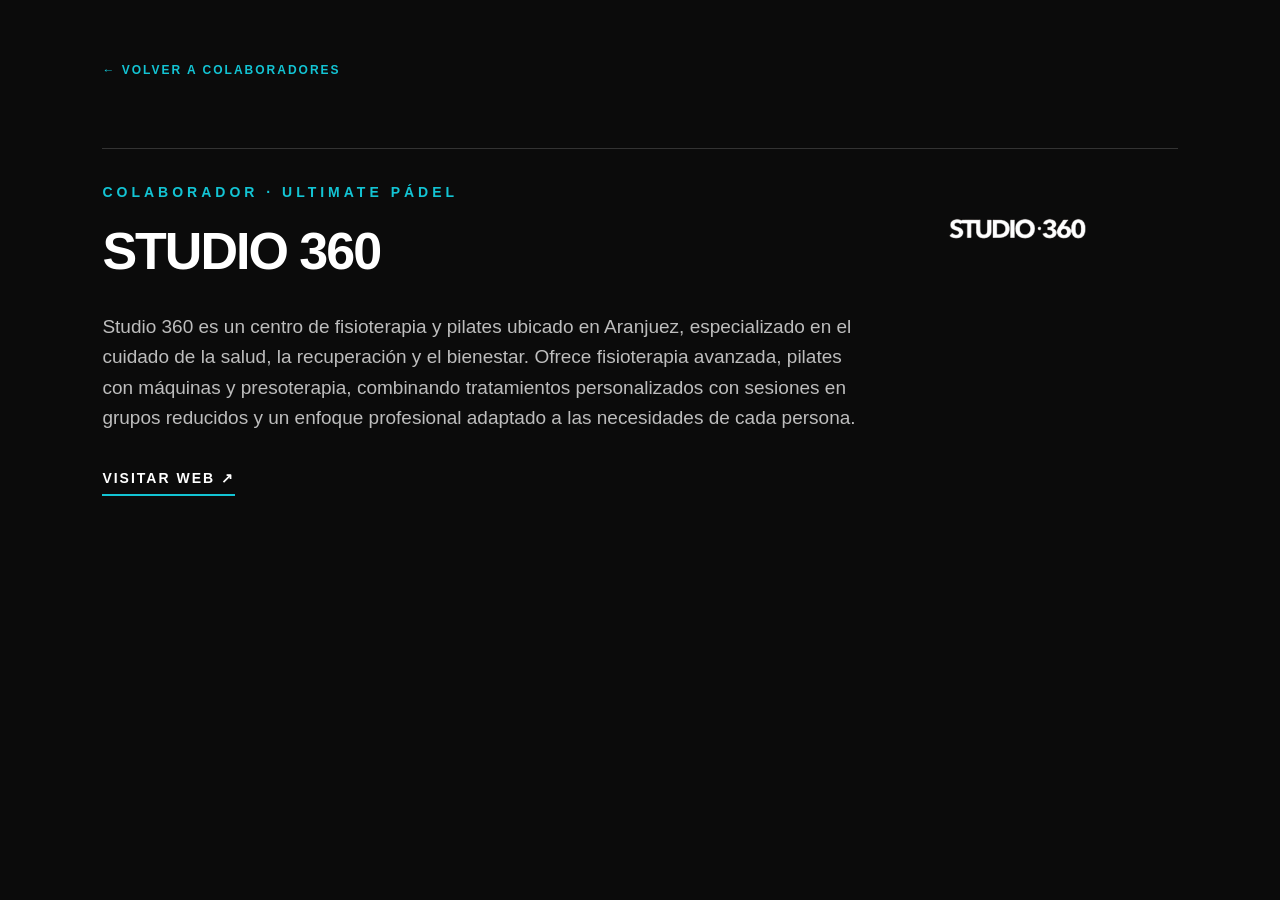
<file: studio360.html>
<!DOCTYPE html>
<html lang="es">

<head>
	<meta charset="UTF-8">
	<meta name="viewport" content="width=device-width, initial-scale=1.0">
	<title>Studio 360 | Ultimate Pádel</title>
	<link rel="stylesheet" href="style.css">
</head>

<body>
<section class="sponsor-page">

    <a href="index.html#patrocinadores" class="sponsor-back">
        ← VOLVER A COLABORADORES
    </a>

    <div class="sponsor-page-header">

    <p class="section-label">COLABORADOR · ULTIMATE PÁDEL</p>

    <div class="sponsor-page-logo">
        <img src="images/STUDIO360.png" alt="Studio 360">
    </div>

    <div class="sponsor-page-intro">
        <h1>STUDIO 360</h1>

        <p>
            <p>
    Studio 360 es un centro de fisioterapia y pilates ubicado en Aranjuez,
    especializado en el cuidado de la salud, la recuperación y el bienestar.
    Ofrece fisioterapia avanzada, pilates con máquinas y presoterapia,
    combinando tratamientos personalizados con sesiones en grupos reducidos
    y un enfoque profesional adaptado a las necesidades de cada persona.
</p>

  <a href="https://studio360aranjuez.es/"
   class="sponsor-website"
   target="_blank">
    VISITAR WEB ↗
</a>
    </div>

</div>

    </div>

</div>
</section>
</body>

</html>
</html>
</file>
<file: style.css>
* {
	margin: 0;
	padding: 0;
	box-sizing: border-box;
}

html {
	scroll-behavior: smooth;
}

body {
	font-family: Arial, Helvetica, sans-serif;
	background: #0b0b0b;
	color: white;
}

/* MENÚ */

.navbar {
	position: absolute;
	top: 0;
	left: 0;
	width: 100%;
	height: 90px;

	display: flex;
	align-items: center;
	justify-content: space-between;

	padding: 0 6%;

	z-index: 10;
}

.brand img {
    width: 260px;
    height: auto;
    display: block;
    transform: translateY(17px);
}

nav {
	display: flex;
	align-items: center;
	gap: 30px;
}

nav a {
	color: white;
	text-decoration: none;
	font-size: 14px;
	font-weight: 600;
	transition: 0.25s;
}

nav a:hover {
	color: #13c4d4;
}

/* PORTADA */

.hero {
	min-height: 100vh;

	display: flex;
	align-items: center;

	padding: 120px 8% 70px;

background:
    linear-gradient(
        90deg,
        rgba(0,0,0,0.96) 0%,
        rgba(0,0,0,0.85) 35%,
        rgba(0,0,0,0.35) 65%,
        rgba(0,0,0,0.10) 100%
    ),
    url("images/UP-027.jpg");

background-size: cover;
background-position: center 15%;
background-repeat: no-repeat;

}

.hero-content {
	max-width: 850px;
}

.edition {
	color: #13c4d4;
	font-size: 15px;
	font-weight: 800;
	letter-spacing: 4px;

	margin-bottom: 25px;
}

.hero h1 {
	font-size: clamp(60px, 7vw, 105px);
	line-height: 0.88;

	font-weight: 900;
	letter-spacing: -5px;

	margin-bottom: 35px;
}

.subtitle {
	font-size: 21px;
	line-height: 1.5;

	color: #d9d9d9;

	max-width: 570px;

	margin-bottom: 40px;
}

/* BOTONES */

.hero-buttons {
	display: flex;
	gap: 15px;
}

.button {
	display: inline-block;

	padding: 17px 27px;

	text-decoration: none;
	font-size: 13px;
	font-weight: 800;
	letter-spacing: 1px;

	transition: 0.25s;
}

.primary {
	background: #13c4d4;
	color: #071113;
}

.primary:hover {
	background: white;
}

.secondary {
	border: 1px solid rgba(255,255,255,0.5);
	color: white;
}

.secondary:hover {
	background: white;
	color: black;
}
/* PRÓXIMO TORNEO */

.next-tournament {
    background: #13c4d4;
    color: #071113;

    padding: 100px 8%;

    display: grid;
    grid-template-columns: 1.2fr 1fr;
    gap: 100px;
    align-items: end;
}

.section-label {
    font-size: 14px;
    font-weight: 800;
    letter-spacing: 4px;
    margin-bottom: 20px;
}

.tournament-heading h2 {
    font-size: clamp(50px, 5vw, 80px);
    line-height: 0.9;
    letter-spacing: -4px;
    font-weight: 900;
}

.tournament-info {
    border-top: 2px solid #071113;
}

.info-item {
    padding: 22px 0;
    border-bottom: 1px solid rgba(7, 17, 19, 0.35);

    display: flex;
    justify-content: space-between;
    gap: 30px;
}

.info-item span {
    font-size: 12px;
    font-weight: 800;
    letter-spacing: 2px;
}

.info-item strong {
    font-size: 15px;
    text-align: right;
}

.tournament-button {
    margin-top: 30px;
    background: #071113;
    color: white;
}

.tournament-button:hover {
    background: white;
    color: #071113;
}
/* EL TORNEO */

.about {
    background: #0b0b0b;
    color: white;

    padding: 110px 8%;

    display: grid;
    grid-template-columns: 180px 1fr;
    gap: 60px;
}

.about-number {
    border-top: 1px solid #444;
    padding-top: 20px;
}

.about-number span {
    color: #13c4d4;
    font-size: 14px;
    font-weight: 800;
    letter-spacing: 2px;
}

.about-content {
    max-width: 1050px;
}

.about-label {
    color: #13c4d4;
    font-size: 14px;
    font-weight: 800;
    letter-spacing: 4px;
    margin-bottom: 25px;
}

.about-content h2 {
    font-size: clamp(55px, 7vw, 105px);
    line-height: 0.88;
    letter-spacing: -4px;
    font-weight: 900;
    margin-bottom: 45px;
}

.about-text {
    max-width: 650px;
    font-size: 20px;
    line-height: 1.6;
    color: #bdbdbd;
}
/* CATEGORÍAS */

.categories {
    background: #f2f2f2;
    color: #0b0b0b;
    padding: 110px 8%;
}

.categories-header {
    max-width: 1100px;
}

.categories .section-label {
    color: #13c4d4;
    margin-bottom: 25px;
}

.categories-header h2 {
    font-size: clamp(55px, 7vw, 105px);
    line-height: 0.9;
    letter-spacing: -4px;
    font-weight: 900;
}
.category-grid {
    display: grid;
    grid-template-columns: repeat(3, 1fr);
    margin-top: 70px;
    border-top: 1px solid #bdbdbd;
}

.category-card {
    min-height: 280px;
    padding: 30px;

    display: flex;
    flex-direction: column;
    justify-content: space-between;

    border-right: 1px solid #bdbdbd;

    transition: 0.3s ease;
}


.category-card {
    border-left: 1px solid #bdbdbd;
    border-bottom: 1px solid #bdbdbd;
}


.category-card > span {
    font-size: 13px;
    font-weight: 800;
    color: #13c4d4;
}

.category-card h3 {
    font-size: clamp(38px, 4vw, 65px);
    font-weight: 900;
    letter-spacing: -2px;
}

.category-card p {
    font-size: 12px;
    font-weight: 800;
    letter-spacing: 2px;
    color: #777;
}

.category-card:hover {
    background: #13c4d4;
    color: #071113;
    transform: translateY(-8px);
}

.category-card:hover > span,
.category-card:hover p {
    color: #071113;
}
.category-image {
    width: 100%;
    height: 260px;
    overflow: hidden;
    margin: 25px 0;
}

.category-image img {
    width: 100%;
    height: 100%;
    object-fit: cover;
    display: block;
    transition: transform 0.4s ease;
}

.category-card:hover .category-image img {
    transform: scale(1.05);
}
/* FORMATO DEL TORNEO */

.format {
    background: #0b0b0b;
    color: white;
    padding: 110px 8%;
}

.format-header {
    margin-bottom: 70px;
}

.format .section-label {
    color: #13c4d4;
    margin-bottom: 25px;
}

.format-header h2 {
    font-size: clamp(55px, 6vw, 95px);
    line-height: 0.9;
    letter-spacing: -4px;
    font-weight: 900;
}

.format-steps {
    display: grid;
    grid-template-columns: repeat(4, 1fr);
    border-top: 1px solid #444;
}

.format-step {
    min-height: 280px;
    padding: 30px 25px;
    border-right: 1px solid #444;
}

.format-step:first-child {
    border-left: 1px solid #444;
}

.format-step > span {
    display: block;
    color: #13c4d4;
    font-size: 13px;
    font-weight: 800;
    margin-bottom: 80px;
}

.format-step h3 {
    font-size: 25px;
    font-weight: 900;
    margin-bottom: 18px;
}

.format-step p {
    color: #aaa;
    font-size: 15px;
    line-height: 1.6;
    max-width: 250px;
}

.format-step {
    transition: 0.3s ease;
}

.format-step:hover {
    background: #13c4d4;
    color: #071113;
}

.format-step:hover > span,
.format-step:hover p {
    color: #071113;
}
/* GALERÍA */

.gallery {
    background: #13c4d4;
    color: #071113;
    padding: 110px 8%;
}

.gallery-header {
    max-width: 1100px;
    margin-bottom: 70px;
}

.gallery .section-label {
    color: #071113;
    margin-bottom: 25px;
}

.gallery-header h2 {
    font-size: clamp(55px, 7vw, 105px);
    line-height: 0.9;
    letter-spacing: -4px;
    font-weight: 900;
}
.gallery-grid {
    display: grid;
    grid-template-columns: repeat(4, 1fr);
    grid-template-rows: 280px 280px;
    gap: 12px;
}

.gallery-photo {
    overflow: hidden;
}

.gallery-photo-main {
    grid-column: span 2;
    grid-row: span 2;
}

.gallery-photo img {
    width: 100%;
    height: 100%;
    object-fit: cover;
    display: block;
    transition: transform 0.5s ease;
}
.gallery-photo:nth-child(4) img {
    object-position: 30% center;
}

.gallery-photo:hover img {
    transform: scale(1.04);
}
.gallery-photo:nth-child(1) img {
    object-position: 60% 20%;
}
.gallery-more {
    display: flex;
    justify-content: flex-end;
    margin-top: 30px;
}

.gallery-more a {
    color: white;
    text-decoration: none;
    font-size: 14px;
    font-weight: 800;
    letter-spacing: 1.5px;
    border-bottom: 2px solid #13c4d4;
    padding-bottom: 6px;
    transition: 0.3s ease;
}

.gallery-more a:hover {
    color: #13c4d4;
}
/* RESULTADOS */

.results {
    background: #f2f2f2;
    color: #0b0b0b;
    padding: 110px 8%;
}

.results-header {
    max-width: 1100px;
}

.results .section-label {
    color: #13c4d4;
    margin-bottom: 25px;
}

.results-header h2 {
    font-size: clamp(55px, 7vw, 105px);
    line-height: 0.9;
    letter-spacing: -4px;
    font-weight: 900;
}
.edition-list {
    margin-top: 70px;
    border-top: 1px solid #bdbdbd;
}

.edition-card {
    min-height: 150px;
    padding: 30px;

    display: grid;
    grid-template-columns: 180px 1fr 80px;
    align-items: center;

    border-bottom: 1px solid #bdbdbd;
    transition: 0.3s ease;
    cursor: pointer;
}

.edition-year {
    color: #13c4d4;
    font-size: 18px;
    font-weight: 900;
}

.edition-name h3 {
    font-size: 32px;
    font-weight: 900;
    margin-bottom: 6px;
}

.edition-name p {
    font-size: 12px;
    font-weight: 800;
    letter-spacing: 2px;
    color: #777;
}

.edition-arrow {
    font-size: 40px;
    text-align: right;
    transition: 0.3s ease;
}

.edition-card:hover {
    background: #13c4d4;
}

.edition-card:hover .edition-year,
.edition-card:hover .edition-name p {
    color: #071113;
}

.edition-card:hover .edition-arrow {
    transform: translateX(8px);
}
/* PATROCINADORES */

.sponsors {
    background: #0b0b0b;
    color: white;
    padding: 110px 8%;
}

.sponsors-header {
    max-width: 1100px;
}

.sponsors .section-label {
    color: #13c4d4;
    margin-bottom: 25px;
}

.sponsors-header h2 {
    font-size: clamp(55px, 7vw, 105px);
    line-height: 0.9;
    letter-spacing: -4px;
    font-weight: 900;
}
/* CONTACTO */

.contact {
    background: #13c4d4;
    color: #071113;
    padding: 110px 8% 40px;
}

.contact-content {
    margin-bottom: 120px;
}

.contact .section-label {
    color: #071113;
    margin-bottom: 25px;
}

.contact-content h2 {
    font-size: clamp(65px, 9vw, 135px);
    line-height: 0.85;
    letter-spacing: -5px;
    font-weight: 900;
    margin-bottom: 60px;
}

.contact-links {
    display: flex;
    gap: 50px;
}

.contact-links a {
    color: #071113;
    text-decoration: none;
    font-size: 18px;
    font-weight: 900;
    padding-bottom: 8px;
    border-bottom: 2px solid #071113;
    transition: 0.3s ease;
}

.contact-links a:hover {
    color: white;
    border-color: white;
}

.contact-footer {
    padding-top: 25px;
    border-top: 1px solid rgba(7, 17, 19, 0.4);

    display: flex;
    justify-content: space-between;

    font-size: 12px;
    font-weight: 800;
    letter-spacing: 2px;
}
.sponsors-grid {
    display: grid;
    grid-template-columns: repeat(4, 1fr);
    margin-top: 70px;
    border-top: 1px solid #333;
    border-left: 1px solid #333;
}

.sponsor-logo {
    height: 190px;
overflow: hidden;
    display: flex;
    align-items: center;
    justify-content: center;

    padding: 35px;

    border-right: 1px solid #333;
    border-bottom: 1px solid #333;

    transition: 0.3s ease;
	cursor: pointer;
}

.sponsor-logo img {
    width: 100%;
    height: 600px;
    object-fit: contain;
    display: block;
}
.sponsor-logo a {
    width: 100%;
    display: flex;
    justify-content: center;
    align-items: center;
}
.sponsor-alsacor img,
.sponsor-fysol img,
.sponsor-marqueta img,
.sponsor-studio360 img {
    transform: scale(1.3);
}
.sponsor-bdp img {
    width: 75%;
}

.sponsor-autosae img {
    width: 65%;
}

.sponsor-logo:hover {
    background: #161616;
    transform: translateY(-5px);
	cursor: pointer;
}
/* PÁGINA PATROCINADOR */
.sponsor-page {
    min-height: 100vh;
    background: #0b0b0b;
    color: white;
    padding: 60px 8% 100px;
}

.sponsor-back {
    color: #13c4d4;
    text-decoration: none;
    font-size: 12px;
    font-weight: 800;
    letter-spacing: 2px;
}

.sponsor-page-header {
    margin-top: 70px;
    border-top: 1px solid #333;
    padding-top: 35px;
    position: relative;
    min-height: 580px;
}

.sponsor-page-header .section-label {
    color: #13c4d4;
}

.sponsor-page-logo {
    position: absolute;
    top: 20px;
    right: 0;
    width: 320px;
    height: 120px;
    display: flex;
    align-items: center;
    justify-content: center;
}

.sponsor-page-logo img {
    width: 100%;
    height: 600px;
    object-fit: contain;
}
.sponsor-info {
    border-top: 1px solid #333;
    margin-top: 30px;
    padding-top: 50px;

    display: grid;
    grid-template-columns: 1fr 1fr;
    gap: 100px;
}

.sponsor-info-title span {
    color: #13c4d4;
    font-size: 12px;
    font-weight: 800;
    letter-spacing: 3px;
}

.sponsor-info-title h1 {
    font-size: clamp(65px, 8vw, 125px);
    line-height: 0.9;
    letter-spacing: -5px;
    font-weight: 900;
    margin-top: 20px;
}

.sponsor-info-text {
    padding-top: 35px;
    max-width: 550px;
}

.sponsor-info-text p {
    color: #bdbdbd;
    font-size: 19px;
    line-height: 1.7;
    margin-bottom: 40px;
}

.sponsor-website {
    color: white;
    text-decoration: none;
    font-size: 14px;
    font-weight: 900;
    letter-spacing: 2px;
    padding-bottom: 8px;
    border-bottom: 2px solid #13c4d4;
    transition: 0.3s ease;
}

.sponsor-website:hover {
    color: #13c4d4;
}
.sponsor-page-intro {
    margin-top: 25px;
    max-width: 760px;
}

.sponsor-page-intro h1 {
    font-size: 52px;
    line-height: 1;
    font-weight: 900;
    letter-spacing: -2px;
    margin-bottom: 25px;
}

.sponsor-page-intro p {
    font-size: 19px;
    line-height: 1.6;
    color: #bdbdbd;
    margin-bottom: 35px;
}
/* RESULTADOS 2026 */

.results-page {
    min-height: 100vh;
    background: #0b0b0b;
    color: white;
    padding: 60px 8% 100px;
}

.results-page-header {
    margin-top: 70px;
    padding-top: 35px;
    border-top: 1px solid #333;
}

.results-page-header .section-label {
    color: #13c4d4;
}

.results-page-header h1 {
    font-size: clamp(70px, 8vw, 125px);
    line-height: .88;
    letter-spacing: -5px;
    font-weight: 900;
    margin: 25px 0 30px;
}

.results-page-description {
    max-width: 600px;
    color: #bdbdbd;
    font-size: 19px;
    line-height: 1.6;
}

.results-categories {
    display: flex;
    gap: 12px;
    margin-top: 55px;
}

.result-category {
    background: transparent;
    color: white;
    border: 1px solid #444;
    padding: 14px 28px;
    font-weight: 900;
    letter-spacing: 1px;
    cursor: pointer;
}

.result-category.active {
    background: #13c4d4;
    color: #071113;
    border-color: #13c4d4;
}
.results-view-tabs {
    display: flex;
    gap: 35px;
    margin-top: 45px;
    padding-bottom: 18px;
    border-bottom: 1px solid #333;
}

.results-view {
    background: none;
    border: none;
    color: #777;
    padding: 0 0 12px;
    font-size: 13px;
    font-weight: 900;
    letter-spacing: 1.5px;
    cursor: pointer;
}

.results-view.active {
    color: white;
    border-bottom: 3px solid #13c4d4;
}
.groups-section {
    margin-top: 70px;
}

.groups-heading span {
    color: #13c4d4;
    font-size: 12px;
    font-weight: 900;
    letter-spacing: 2px;
}

.groups-heading h2 {
    font-size: 42px;
    font-weight: 900;
    margin-top: 10px;
}

.groups-grid {
    width: 100%;
    display: grid;
    grid-template-columns: repeat(4, minmax(0, 1fr));
    gap: 18px;
    margin-top: 35px;
}

.group-card {
    border: 1px solid #333;
    background: #111;
}

.group-title {
    background: #13c4d4;
    color: #071113;
    padding: 14px 18px;
    font-size: 13px;
    font-weight: 900;
    letter-spacing: 1.5px;
}

.group-team {
    display: flex;
    align-items: center;
    gap: 15px;
    padding: 18px;
    border-bottom: 1px solid #292929;
    color: #777;
}

.group-team:last-child {
    border-bottom: none;
}

.group-team span {
    font-size: 12px;
    font-weight: 900;
    color: #666;
}

.group-team strong {
    font-size: 13px;
    line-height: 1.3;
}
.group-team strong {
    flex: 1;
}

.group-team b {
    font-size: 13px;
    font-weight: 900;
    text-align: right;
}

.group-title {
    display: flex;
    justify-content: space-between;
    align-items: center;
}
.group-team.qualified {
    color: white;
}

.group-team.qualified span {
    color: #13c4d4;
}
/* CUADRO PRINCIPAL */

.bracket-section {
    margin-top: 80px;
}

.bracket {
    display: grid;
    grid-template-columns: 1fr;
    gap: 35px;
    margin-top: 35px;
}

.bracket-round {
    display: flex;
    flex-direction: column;
}

.bracket-round h3 {
    color: #13c4d4;
    font-size: 12px;
    font-weight: 900;
    letter-spacing: 2px;
    margin-bottom: 25px;
}

.bracket-match {
    background: #111;
    border: 1px solid #333;
    margin-bottom: 22px;
}

.bracket-match div {
    padding: 14px 16px;
    font-size: 12px;
    font-weight: 800;
    border-bottom: 1px solid #292929;
}

.bracket-match div:last-child {
    border-bottom: none;
}

.bracket-match .winner {
    background: #13c4d4;
    color: #071113;
    border-left: none;
    font-weight: 900;
}

.champion-box {
    margin-top: 30px;
    background: #13c4d4;
    color: #071113;
    padding: 22px;
}

.champion-box span {
    display: block;
    font-size: 10px;
    font-weight: 900;
    letter-spacing: 2px;
    margin-bottom: 8px;
}

.champion-box strong {
    font-size: 17px;
    font-weight: 900;
}
.bracket-round:nth-child(2) .bracket-match:first-of-type {
    margin-top: 39px;
}

.bracket-round:nth-child(2) .bracket-match {
    margin-bottom: 100px;
}
.bracket-section {
    display: none;
}
.b-bajo-content {
    display: none;
}
.bracket-section-bajo {
    display: none;
    margin-top: 80px;
}
/* MÓVIL */

@media (max-width: 900px) {

	nav {
		display: none;
	}

	.navbar {
		height: 70px;
		padding: 0 25px;
	}

	.hero {
		padding: 110px 25px 60px;
	}

	.hero h1 {
		letter-spacing: -3px;
	}

	.subtitle {
		font-size: 18px;
	}

	.hero-buttons {
		flex-direction: column;
		align-items: flex-start;
	}
}
/* =========================
   GALERÍA COMPLETA
========================= */

.gallery-page {
    min-height: 100vh;
    background: #0b0b0b;
    color: white;
    padding: 60px 8% 100px;
}

.gallery-back {
    color: #13c4d4;
    text-decoration: none;
    font-size: 13px;
    font-weight: 800;
    letter-spacing: 1.5px;
}

.gallery-page-header {
    margin-top: 90px;
    padding-bottom: 50px;
    border-bottom: 1px solid #333;
}

.gallery-page-header p {
    font-size: 12px;
    font-weight: 800;
    letter-spacing: 3px;
    color: #13c4d4;
}

.gallery-page-header h1 {
    font-size: clamp(70px, 11vw, 160px);
    line-height: 0.85;
    margin: 20px 0 0;
    font-weight: 900;
}

.gallery-edition {
    margin-top: 60px;
}

.gallery-edition span {
    font-size: 12px;
    font-weight: 800;
    letter-spacing: 3px;
    color: #13c4d4;
}

.gallery-edition h2 {
    font-size: 55px;
    margin: 5px 0 0;
}
.gallery-full-grid {
    display: grid;
    grid-template-columns: repeat(3, 1fr);
    gap: 12px;
    margin-top: 40px;
}

.gallery-full-photo {
    height: 280px;
    overflow: hidden;
    cursor: pointer;
}

.gallery-full-photo img {
    width: 100%;
    height: 100%;
    object-fit: cover;
    display: block;
    transition: transform 0.4s ease;
}
.gallery-full-photo img[src*="UP-117.jpg"],
.gallery-full-photo img[src*="UP-118.jpg"] {
    object-position: center 15%;
}

.gallery-full-photo img[src*="UP-027.jpg"] {
    object-position: center 20%;
}

.gallery-full-photo:nth-child(4) img {
    object-position: center 20%;
}

.gallery-full-photo:hover img {
    transform: scale(1.04);
}
.lightbox {
    display: none;
    position: fixed;
    inset: 0;
    background: rgba(0, 0, 0, 0.95);
    z-index: 9999;
    align-items: center;
    justify-content: center;
    padding: 40px;
}

.lightbox img {
    max-width: 90vw;
    max-height: 88vh;
    object-fit: contain;
}

.lightbox-close {
    position: absolute;
    top: 25px;
    right: 35px;
    color: white;
    font-size: 45px;
    font-weight: 300;
    cursor: pointer;
    line-height: 1;
}

.lightbox-close:hover {
    color: #13c4d4;
}
.lightbox-prev,
.lightbox-next {
    position: absolute;
    top: 50%;
    transform: translateY(-50%);
    background: none;
    border: none;
    color: white;
    font-size: 70px;
    cursor: pointer;
    padding: 20px;
    z-index: 10000;
    transition: 0.3s ease;
}

.lightbox-prev {
    left: 25px;
}

.lightbox-next {
    right: 25px;
}

.lightbox-prev:hover,
.lightbox-next:hover {
    color: #13c4d4;
}
/* =========================
   VERSIÓN MÓVIL
========================= */

@media (max-width: 768px) {
nav {
    display: none;
}

header {
    padding: 18px 6%;
}

.logo img {
    max-width: 110px;
}
html,
body {
    width: 100%;
    overflow-x: hidden;
}

section {
    width: 100%;
    max-width: 100%;
}
.next-tournament {
    grid-template-columns: 1fr;
    gap: 45px;
    padding: 60px 6%;
    align-items: start;
}
.about {
    padding: 70px 6%;
    grid-template-columns: 1fr;
gap: 35px;
}
.about-content,
.about-text {
    max-width: 100%;
    width: 100%;
}
.about-content h2 {
    font-size: 38px;
    line-height: 0.9;
    letter-spacing: -2px;
}
.category-grid {
    grid-template-columns: 1fr;
}

.format-steps {
    grid-template-columns: 1fr;
}
.gallery-grid {
    grid-template-columns: 1fr 1fr;
    grid-template-rows: auto;
}
.gallery-photo:nth-child(5) img {
    object-position: 30% center;
}
.edition-card {
    grid-template-columns: 80px 1fr;
    gap: 20px;
    padding: 30px 20px;
}
.sponsors-grid {
    grid-template-columns: repeat(2, 1fr);
}

.sponsor-logo {
    height: 130px;
    padding: 20px;
}

.sponsor-logo img {
    height: 55px;
    width: 100%;
    object-fit: contain;
}
.sponsor-alsacor img,
.sponsor-fysol img,
.sponsor-marqueta img,
.sponsor-studio360 img,
.sponsor-bdp img,
.sponsor-autosae img,
.sponsor-logo img {
    width: 85%;
    height: 65px;
    transform: none;
}
.sponsor-alsacor img {
    transform: scale(4);
}
.sponsor-fysol img,
.sponsor-marqueta img,
.sponsor-studio360 img {
    transform: scale(4);
}
.sponsor-logo:nth-child(7) img,
.sponsor-logo:nth-child(8) img {
    transform: scale(3);
}
.contact h2 {
    font-size: 44px;
    line-height: 0.82;
    letter-spacing: -2px;
}
.groups-grid {
    grid-template-columns: 1fr;
    gap: 20px;
}
.results-hero h1 {
    font-size: 58px;
    letter-spacing: -3px;
}
.results-page-header h1 {
    font-size: 50px;
    letter-spacing: -3px;
}
.gallery-full-grid {
    grid-template-columns: repeat(2, 1fr);
}
.gallery-full-photo img {
    height: auto;
    aspect-ratio: auto;
    object-fit: contain;
}
.gallery-full-photo {
    height: auto;
    aspect-ratio: auto;
}

.sponsor-page-intro h1 {
    font-size: 46px;
    margin-bottom: 25px;
}
.sponsor-page-logo {
    display: none;
}
.hero {
    background:
        linear-gradient(
            90deg,
            rgba(0,0,0,0.96) 0%,
            rgba(0,0,0,0.85) 35%,
            rgba(0,0,0,0.35) 65%,
            rgba(0,0,0,0.10) 100%
        ),
        url("images/hero-movil.jpg");

    background-size: cover;
    background-position: 20% center;
    background-repeat: no-repeat;
}
.brand img {
    width: 200px;
    max-width: 200px;
}

.navbar {
    padding-left: -0px;
    padding-right: 0px;
}

.brand {
    margin-right: auto;
}
}
.sponsor-ribe img {
    transform: scale(0.72) translate(-10px, 15px);
}
/* INSCRIPCIONES */

.registration {
    padding: 100px 8%;
    background: #13c4d4;
    color: #0b0b0b;
}

.registration-header {
    max-width: 800px;
    margin-bottom: 55px;
}

.registration-header h2 {
    font-size: 72px;
    line-height: 0.85;
    letter-spacing: -4px;
    margin: 15px 0 25px;
}

.registration-header p {
    max-width: 600px;
    font-size: 18px;
    line-height: 1.5;
}

#registration-form {
    max-width: 900px;
    display: grid;
    grid-template-columns: 1fr 1fr;
    gap: 35px;
}

.form-player,
.form-field {
    display: flex;
    flex-direction: column;
    gap: 10px;
}

.form-player h3 {
    font-size: 24px;
    margin-bottom: 10px;
}

.registration label {
    font-weight: 700;
    font-size: 14px;
}

.registration input,
.registration select,
.registration textarea {
    width: 100%;
    padding: 15px;
    border: 2px solid #0b0b0b;
    background: #fff;
    color: #0b0b0b;
    font: inherit;
}

.registration textarea {
    resize: vertical;
}

.registration button {
    border: none;
    cursor: pointer;
    width: fit-content;
}

#form-message {
    grid-column: 1 / -1;
    font-weight: 700;
}

@media (max-width: 768px) {
    .registration {
        padding: 70px 6%;
    }

    .registration-header h2 {
        font-size: 48px;
        letter-spacing: -2px;
    }

    #registration-form {
        grid-template-columns: 1fr;
        gap: 30px;
    }
  .sponsor-heineken img,
.sponsor-fruypis img {
    transform: scale(4);
}

.sponsor-piggo img {
    transform: scale(2.5);
}

.sponsor-ribe img {
    transform: scale(1.1) translate(-10px, 10px);
}


/* ===== MENÚ MÓVIL ULTIMATE PADEL ===== */

.menu-toggle {
    display: none;
}

@media (max-width: 768px) {

    .navbar {
        position: fixed;
        top: 0;
        left: 0;
        width: 100%;
        height: 76px;
        z-index: 1000;
        background: #0b0b0b;
        display: flex;
        align-items: center;
        justify-content: space-between;
        padding: 12px 22px;
        box-sizing: border-box;
    }

    .navbar .brand img {
        max-height: 52px;
        width: auto;
    }

    .menu-toggle {
        display: flex;
        flex-direction: column;
        justify-content: center;
        gap: 6px;
        width: 44px;
        height: 44px;
        background: transparent;
        border: none;
        cursor: pointer;
        padding: 8px;
        order: -1;
    }

    .menu-toggle span {
        display: block;
        width: 28px;
        height: 3px;
        background: #16c4d3;
        border-radius: 2px;
    }

    #menu-principal {
        position: fixed;
        top: 76px;
        left: 0;
        width: min(85vw, 340px);
        height: calc(100dvh - 76px);
        background: #101214;
        display: flex;
        flex-direction: column;
        align-items: stretch;
        justify-content: flex-start;
        gap: 0;
        padding: 24px;
        box-sizing: border-box;
        overflow-y: auto;
        transform: translateX(-110%);
        transition: transform 0.3s ease;
        z-index: 1001;
        visibility: hidden;
    }

    #menu-principal.menu-abierto {
        transform: translateX(0);
        visibility: visible;
    }

    #menu-principal a {
        display: block;
        color: white;
        text-decoration: none;
        font-size: 18px;
        font-weight: 700;
        padding: 17px 4px;
        border-bottom: 1px solid #303438;
    }

    #menu-principal a:hover {
        color: #16c4d3;
    }

    .menu-toggle.activo span:nth-child(1) {
        transform: translateY(9px) rotate(45deg);
    }

    .menu-toggle.activo span:nth-child(2) {
        opacity: 0;
    }

    .menu-toggle.activo span:nth-child(3) {
        transform: translateY(-9px) rotate(-45deg);
    }

    .menu-toggle span {
        transition: transform 0.25s ease, opacity 0.25s ease;
    }
}

/* Ajuste del logo en el menú móvil */
@media (max-width: 768px) {
    .navbar .brand {
        display: flex;
        align-items: center;
        flex: 1;
        justify-content: center;
        min-width: 0;
    }

    .navbar .brand img {
        height: 60px;
        max-height: none;
        width: auto;
        max-width: 100%;
        object-fit: contain;
    }

    .navbar .menu-toggle {
        flex-shrink: 0;
    }
}

/* Menú y logo juntos, estilo Real Madrid */
@media (max-width: 768px) {

    .navbar {
        justify-content: flex-start;
        gap: 10px;
    }

    .navbar .menu-toggle {
        order: -1;
        flex: 0 0 44px;
        margin: 0;
    }

    .navbar .brand {
        flex: 0 0 auto;
        width: 75px;
        height: 65px;
        display: flex;
        justify-content: flex-start;
        align-items: center;
        overflow: visible;
    }

    .navbar .brand img {
        display: block;
        width: 75px;
        height: 65px;
        max-width: none;
        max-height: none;
        object-fit: contain;
        transform: scale(1.35);
        transform-origin: left center;
    }
}

/* Ajuste fino del logo y menú móvil */
@media (max-width: 768px) {
    .navbar {
        gap: 4px;
    }

    .navbar .brand img {
        transform: scale(1.5);
    }
}

/* Ajuste final de posición y tamaño del logo */
@media (max-width: 768px) {
    .navbar {
        gap: 0;
    }

    .navbar .brand {
        margin-left: -8px;
    }

    .navbar .brand img {
        transform: scale(1.65);
        transform-origin: left center;
    }
}

/* Acercar el logo al botón del menú */
@media (max-width: 768px) {
    .navbar .brand {
        margin-left: -30px;
    }
}

/* Evitar que el logo bloquee el botón del menú */
@media (max-width: 768px) {
    .navbar .menu-toggle {
        position: relative;
        z-index: 20;
    }

    .navbar .brand {
        position: relative;
        z-index: 1;
    }

    .navbar .brand img {
        pointer-events: none;
    }
}

/* MENÚ MÓVIL A PANTALLA COMPLETA */
@media (max-width: 768px) {

    .navbar nav {
        width: 100vw;
        max-width: 100vw;
        left: 0;
        right: 0;
        box-sizing: border-box;
        background-color: #0b0b0b;
    }

}

/* Mejorar la lectura del menú móvil */
@media (max-width: 768px) {
    .navbar nav a {
        font-size: 18px;
        font-weight: 600;
        padding-top: 16px;
        padding-bottom: 16px;
    }
}
}
/* ==================================
   MUCHO MÁS QUE PÁDEL
================================== */

.experiencia {
    background: #0b0b0b;
    padding: 90px 24px;
    color: #ffffff;
}

.experiencia-intro {
    max-width: 850px;
    margin: 0 auto 45px;
    text-align: center;
}

.experiencia-etiqueta {
    display: block;
    color: #16c4d3;
    font-size: 13px;
    font-weight: 800;
    letter-spacing: 3px;
    margin-bottom: 16px;
}

.experiencia-intro h2 {
    font-size: clamp(32px, 5vw, 58px);
    font-weight: 900;
    line-height: 1.1;
    margin-bottom: 20px;
}

.experiencia-intro p {
    color: #c5c5c5;
    font-size: 17px;
    line-height: 1.7;
}

.experiencia-grid {
    max-width: 1150px;
    margin: 0 auto;
    display: grid;
    grid-template-columns: repeat(4, minmax(0, 1fr));
    gap: 20px;
}

.experiencia-card {
    background: #17191b;
    border: 1px solid #303438;
    border-radius: 14px;
    padding: 25px 18px;
    text-align: center;
    min-width: 0;
    transition: transform 0.25s ease,
                border-color 0.25s ease;
}

.experiencia-card:hover {
    transform: translateY(-5px);
    border-color: #16c4d3;
}

.experiencia-icono {
    font-size: 55px;
    margin: 15px 0 25px;
}

.experiencia-camiseta {
    display: block;
    width: 100%;
    height: 170px;
    object-fit: contain;
    margin: 0 auto 20px;
    border-radius: 8px;
}

.experiencia-card h3 {
    font-size: 19px;
    font-weight: 800;
    margin-bottom: 12px;
    color: #ffffff;
}

.experiencia-card p {
    color: #bdbdbd;
    font-size: 14px;
    line-height: 1.6;
}

/* Adaptación a móviles */
@media (max-width: 768px) {

    .experiencia {
        padding: 65px 18px;
    }

    .experiencia-intro {
        margin-bottom: 30px;
    }

    .experiencia-intro h2 {
        font-size: 34px;
    }

    .experiencia-intro p {
        font-size: 15px;
    }

    .experiencia-grid {
        grid-template-columns: repeat(2, minmax(0, 1fr));
        gap: 12px;
    }

    .experiencia-card {
        padding: 20px 12px;
    }

    .experiencia-icono {
        font-size: 40px;
        margin: 10px 0 20px;
    }

    .experiencia-camiseta {
        height: 120px;
    }

    .experiencia-card h3 {
        font-size: 15px;
    }

    .experiencia-card p {
        font-size: 12px;
    }
}

/* Móviles muy estrechos */
@media (max-width: 360px) {
    .experiencia-grid {
        grid-template-columns: 1fr;
    }
}

/* NUEVO FONDO: MUCHO MÁS QUE PÁDEL */
.experiencia {
    background: #16c4d3;
}

.experiencia-etiqueta {
    color: #101214;
}

.experiencia-intro h2 {
    color: #101214;
}

.experiencia-intro p {
    color: #20383c;
}

/* FONDO BLANCO - MUCHO MÁS QUE PÁDEL */
.experiencia {
    background: #f5f5f5;
}

.experiencia-etiqueta {
    color: #089eae;
}

.experiencia-intro h2 {
    color: #101214;
}

.experiencia-intro p {
    color: #555555;
}

/* ANIMACIONES MODERNAS AL HACER SCROLL */

.reveal {
    opacity: 1;
    transform: none;
}

@media (prefers-reduced-motion: no-preference) {
    .js-animations .reveal {
        opacity: 0;
        transform: translateY(30px);
        transition:
            opacity 0.75s ease,
            transform 0.75s cubic-bezier(0.2, 0.7, 0.2, 1);
    }

    .js-animations .reveal.visible {
        opacity: 1;
        transform: translateY(0);
    }
}

/* CAMISETA OFICIAL - MEJOR PRESENTACIÓN */
.experiencia-camiseta {
    height: 200px;
    width: 100%;
    object-fit: contain;
}

@media (max-width: 768px) {
    .experiencia-camiseta {
        height: 135px;
    }
}

/* TARJETAS INTERACTIVAS - ULTIMATE PADEL */

@media (hover: hover) and (pointer: fine) {
    .experiencia-card {
        transition:
            transform 0.35s ease,
            box-shadow 0.35s ease,
            border-color 0.35s ease;
    }

    .experiencia-card:hover {
        transform: translateY(-8px);
        border-color: #16c4d3;
        box-shadow: 0 16px 35px rgba(0, 0, 0, 0.18);
    }
}

/* EFECTO HOVER MÁS VISIBLE */
@media (hover: hover) and (pointer: fine) {

    .experiencia-card:hover {
        transform: translateY(-10px) scale(1.025);
        border-color: #16c4d3;
        box-shadow:
            0 0 0 2px #16c4d3,
            0 20px 45px rgba(0, 0, 0, 0.25),
            0 0 25px rgba(22, 196, 211, 0.18);
    }

}

/* TIPOGRAFÍA DEPORTIVA - ULTIMATE PADEL 2027 */

h1, h2, h3 {
    font-family: 'Barlow Condensed', sans-serif;
    font-weight: 800;
    letter-spacing: 0.5px;
}

.experiencia-intro h2 {
    font-weight: 900;
    letter-spacing: 1px;
}

.experiencia-card h3 {
    font-weight: 800;
    letter-spacing: 0.5px;
}

/* CERRAR LOS CUADROS DEL FORMATO */

.format-steps .format-step {
    border-bottom: 1px solid rgba(255, 255, 255, 0.22);
}

/* BORDES COMPLETOS DEL FORMATO EN MÓVIL */

@media (max-width: 768px) {

    .format-steps .format-step {
        border-left: 1px solid rgba(255, 255, 255, 0.22);
        border-right: 1px solid rgba(255, 255, 255, 0.22);
        border-bottom: 1px solid rgba(255, 255, 255, 0.22);
    }

}

/* FOTOGRAFÍAS DE MUCHO MÁS QUE PÁDEL */

.experiencia-foto {
    display: block;
    width: 100%;
    height: 190px;
    object-fit: contain;
    object-position: center;
    margin: 0 auto 20px;
    border-radius: 8px;
}

/* ADAPTACIÓN A MÓVIL */

@media (max-width: 768px) {

    .experiencia-foto {
        height: 130px;
        margin-bottom: 15px;
    }

}

/* TIPOGRAFÍA DEPORTIVA SOLO EN ORDENADOR */

@media (min-width: 769px) {

    h1, h2, h3 {
        font-family: 'Barlow Condensed', sans-serif;
        font-weight: 800;
        letter-spacing: 0.5px;
    }

    .experiencia-intro h2 {
        font-weight: 900;
        letter-spacing: 1px;
    }

}

/* PORTADA - RECUPERAR TIPOGRAFÍA ORIGINAL */

@media (min-width: 769px) {

    .hero h1 {
        font-family: Arial, Helvetica, sans-serif;
        font-weight: 900;
        letter-spacing: -2px;
    }

}

/* TIPOGRAFÍA ORIGINAL - COMING SOON */

@media (min-width: 769px) {

    .next-tournament h2 {
        font-family: Arial, Helvetica, sans-serif;
        font-weight: 900;
        letter-spacing: -0,3px;
    }

}

/* VENTANAS EMERGENTES - ULTIMATE PADEL 2027 */

.experiencia-modal[hidden] {
    display: none !important;
}

.experiencia-modal {
    position: fixed;
    inset: 0;
    z-index: 9999;
    background: rgba(0, 0, 0, 0.85);
    backdrop-filter: blur(8px);

    display: flex;
    justify-content: center;
    align-items: center;

    padding: 20px;
    box-sizing: border-box;
}

.experiencia-modal-contenido {
    position: relative;
    width: 100%;
    max-width: 580px;
    max-height: 90vh;
    overflow-y: auto;

    background: #17191b;
    color: white;
    border: 1px solid rgba(22, 196, 211, 0.4);
    border-radius: 18px;
    padding: 40px;
    box-sizing: border-box;

    box-shadow: 0 25px 80px rgba(0, 0, 0, 0.5);
}

.experiencia-modal-cerrar {
    position: absolute;
    top: 15px;
    right: 20px;

    background: none;
    border: none;
    color: white;
    font-size: 32px;
    cursor: pointer;
}

.experiencia-modal-cerrar:hover {
    color: #16c4d3;
}

.experiencia-modal-etiqueta {
    display: block;
    color: #16c4d3;
    font-size: 12px;
    font-weight: 800;
    letter-spacing: 2px;
    margin-bottom: 12px;
}

.experiencia-modal-contenido h2 {
    font-size: clamp(32px, 5vw, 52px);
    margin: 0 0 20px;
    color: white;
}

.experiencia-modal-contenido h3 {
    font-size: 22px;
    margin: 25px 0 10px;
    color: #16c4d3;
}

.experiencia-modal-contenido p {
    color: #dddddd;
    font-size: 16px;
    line-height: 1.7;
    margin-bottom: 15px;
}

.experiencia-modal-imagen {
    display: block;
    width: 100%;
    height: 180px;
    object-fit: contain;
    margin: 10px auto 25px;
}

/* TARJETAS PULSABLES */

.experiencia-card[data-modal] {
    cursor: pointer;
}

.experiencia-card[data-modal]:focus-visible {
    outline: 3px solid #16c4d3;
    outline-offset: 4px;
}

/* ADAPTACIÓN A MÓVIL */

@media (max-width: 768px) {
    .experiencia-modal {
        padding: 12px;
    }

    .experiencia-modal-contenido {
        padding: 30px 22px;
        max-height: 85dvh;
    }

    .experiencia-modal-imagen {
        height: 140px;
    }

    .experiencia-modal-contenido p {
        font-size: 14px;
    }
}

/* INDICADOR DE TARJETAS INTERACTIVAS */

.experiencia-ver-mas {
    display: inline-flex;
    align-items: center;
    justify-content: center;
    gap: 8px;
    margin-top: auto;
    padding-top: 18px;

    color: #16c4d3;
    font-size: 11px;
    font-weight: 800;
    letter-spacing: 1.2px;
}

.experiencia-ver-mas span {
    font-size: 17px;
    transition: transform 0.25s ease;
}

@media (hover: hover) and (pointer: fine) {
    .experiencia-card:hover .experiencia-ver-mas span {
        transform: translate(3px, -3px);
    }
}

@media (max-width: 768px) {
    .experiencia-ver-mas {
        font-size: 9px;
        letter-spacing: 0.5px;
        gap: 4px;
        padding-top: 12px;
    }
}
/* CORREGIR ENCUADRE FOTO 4 - SOLO ORDENADOR */
@media (min-width: 769px) {
    .gallery-photo:nth-child(4) img {
        object-position: center top;
    }
}

/* ==========================================
   CUADROS DE ELIMINATORIAS - ULTIMATE PADEL
   ========================================== */

.bracket-section .bracket,
.bracket-section-bajo .bracket {
    display: grid;
    grid-template-columns: repeat(3, minmax(0, 1fr));
    gap: 28px;
    align-items: stretch;
    margin-top: 40px;
}

/* Cada ronda ocupa una columna */
.bracket-section .bracket-round,
.bracket-section-bajo .bracket-round {
    display: flex;
    flex-direction: column;
    min-width: 0;
}

/* Títulos de las rondas */
.bracket-section .bracket-round h3,
.bracket-section-bajo .bracket-round h3 {
    color: #13c4d4;
    font-size: 13px;
    font-weight: 900;
    letter-spacing: 2px;
    margin: 0 0 24px;
}

/* Tarjetas de los partidos */
.bracket-section .bracket-match,
.bracket-section-bajo .bracket-match {
    margin: 0 0 18px;
    flex-shrink: 0;
}

/* Distribución de cuartos */
.bracket-section .bracket-round:first-child {
    gap: 14px;
}

/* Semifinales centradas verticalmente */
.bracket-section .bracket-round:nth-child(2) {
    justify-content: space-around;
}

/* Final centrada */
.bracket-section .bracket-round:nth-child(3) {
    justify-content: center;
}

/* B Bajo: cuatro columnas */
.bracket-section-bajo .bracket {
    grid-template-columns: repeat(3, minmax(0, 1fr));
}

/* Octavos */
.bracket-section-bajo .bracket-round:first-child {
    gap: 10px;
}

/* Cuartos */
.bracket-section-bajo .bracket-round:nth-child(2) {
    justify-content: space-around;
}

/* Semifinales y final */
.bracket-section-bajo .bracket-round:nth-child(3) {
    justify-content: space-evenly;
}

/* Campeones */
.bracket-section .champion-box,
.bracket-section-bajo .champion-box {
    margin-top: 20px;
    border-radius: 4px;
}

/* Evitar que los nombres desborden */
.bracket-match div {
    overflow-wrap: anywhere;
}

/* MÓVIL: permitir desplazamiento horizontal */
@media (max-width: 768px) {

    .bracket-section .bracket,
    .bracket-section-bajo .bracket {
        display: grid;
        grid-template-columns: repeat(3, 230px);
        gap: 16px;
        overflow-x: auto;
        padding-bottom: 20px;
        scroll-snap-type: x proximity;
    }

    .bracket-round {
        scroll-snap-align: start;
    }

    .bracket-match div {
        font-size: 11px;
        padding: 12px 10px;
    }
}

/* CUADRO B BAJO MÁS COMPACTO - ORDENADOR */
@media (min-width: 769px) {

    #cuadro-principal-bajo .bracket {
        gap: 18px;
        margin-top: 25px;
    }

    #cuadro-principal-bajo .bracket-round {
        gap: 0;
    }

    #cuadro-principal-bajo .bracket-round h3 {
        font-size: 11px;
        margin-bottom: 14px;
    }

    #cuadro-principal-bajo .bracket-match {
        margin: 0 0 10px;
    }

    #cuadro-principal-bajo .bracket-match div {
        padding: 8px 10px;
        font-size: 10px;
        line-height: 1.3;
    }

    #cuadro-principal-bajo .bracket-round:nth-child(2) {
        justify-content: space-around;
    }

    #cuadro-principal-bajo .bracket-round:nth-child(3) {
        justify-content: space-evenly;
    }

    #cuadro-principal-bajo .champion-box {
        padding: 14px;
        margin-top: 10px;
    }

    #cuadro-principal-bajo .champion-box strong {
        font-size: 13px;
    }
}

/* B BAJO - CUADRO DE CUATRO COLUMNAS */

@media (min-width: 769px) {

    #cuadro-principal-bajo .bracket {
        display: grid;
        grid-template-columns: repeat(4, minmax(0, 1fr));
        gap: 16px;
        align-items: stretch;
    }

    #cuadro-principal-bajo .bracket-round {
        min-width: 0;
    }

    /* Cuartos */
    #cuadro-principal-bajo .bracket-round:nth-child(2) {
        justify-content: space-around;
    }

    /* Semifinales */
    #cuadro-principal-bajo .bracket-round:nth-child(3) {
        justify-content: space-around;
    }

    /* Final */
    #cuadro-principal-bajo .bracket-round:nth-child(4) {
        justify-content: center;
    }

    #cuadro-principal-bajo .bracket-match div {
        font-size: 9px;
        padding: 9px 7px;
    }

    #cuadro-principal-bajo .champion-box {
        margin-top: 18px;
        padding: 14px 10px;
    }

    #cuadro-principal-bajo .champion-box strong {
        font-size: 12px;
        overflow-wrap: anywhere;
    }
}

/* B BAJO - DESPLAZAMIENTO HORIZONTAL EN MÓVIL */

@media (max-width: 768px) {

    #cuadro-principal-bajo .bracket {
        grid-template-columns: repeat(4, 230px);
    }
}

/* CONEXIONES AUTOMÁTICAS DE ELIMINATORIAS */

.bracket-section .bracket,
.bracket-section-bajo .bracket {
    position: relative;
}

.bracket-conexiones {
    position: absolute;
    top: 0;
    left: 0;
    pointer-events: none;
    z-index: 2;
    overflow: visible;
}

@media (max-width: 768px) {
    .bracket-conexiones {
        display: none;
    }
}


/* AJUSTE FINO DE TIPOGRAFÍA EN MÓVIL */
@media (max-width: 768px) {
    h1, h2, h3 {
        letter-spacing: 0.3px !important;
    }
}
/* JUNTAR LETRAS DE LOS DOS TÍTULOS EN ORDENADOR */
@media (min-width: 769px) {
    .hero h1,
    .next-tournament h2 {
        letter-spacing: -4.5px !important;
    }
}

/* FECHA DEL TORNEO EN UNA SOLA LÍNEA - ORDENADOR */
@media (min-width: 769px) {
    .next-tournament h2 {
        font-size: clamp(30px, 4vw, 65px);
        white-space: nowrap;
    }
}

/* FECHA DEL TORNEO EN MÓVIL */
@media (max-width: 768px) {
    .next-tournament h2 {
        font-size: clamp(35px, 10vw, 48px);
        white-space: nowrap;
        letter-spacing: -1px !important;
    }
}

/* UBICACIÓN DEL TORNEO EN MÓVIL */
@media (max-width: 768px) {
    .next-tournament .info-item strong {
        white-space: nowrap;
        font-size: clamp(10px, 2.7vw, 14px);
    }
}

/* ======================================
   PATROCINADORES - NUEVO DISEÑO
====================================== */

/* Sección más compacta */
.sponsors {
    padding: 75px 8%;
}

/* Título principal en una línea */
.sponsors-header {
    max-width: none;
}

.sponsors-header h2 {
    font-size: clamp(28px, 4.3vw, 66px);
    line-height: 1;
    letter-spacing: -2px;
    white-space: nowrap;
    margin-bottom: 45px;
}

/* Subtítulos de los dos grupos */
.sponsors-subtitle {
    font-size: clamp(22px, 2.2vw, 34px);
    font-weight: 900;
    letter-spacing: 0;
    margin: 35px 0 0;
}


/* PATROCINADORES PRINCIPALES: 3 COLUMNAS */
.sponsors-grid-main {
    display: grid;
    grid-template-columns: repeat(3, minmax(0, 1fr));
    gap: 12px;
    margin-top: 22px;
    border: none;
}

.sponsors-grid-main .sponsor-logo {
    height: 125px;
    padding: 22px;
}

/* COLABORADORES: 5 COLUMNAS */
.sponsors-grid-secondary {
    display: grid;
    grid-template-columns: repeat(5, minmax(0, 1fr));
    gap: 10px;
    margin-top: 22px;
    border: none;
}

.sponsors-grid-secondary .sponsor-logo {
    height: 90px;
    padding: 15px;
}

/* TARJETAS INDEPENDIENTES */
.sponsors-grid .sponsor-logo {
    background: #151515;
    border: 1px solid #333;
    border-radius: 8px;
    box-sizing: border-box;
}

.sponsors-grid .sponsor-logo:hover {
    background: #202020;
    border-color: #13c4d4;
    transform: translateY(-3px);
}

/* CONSERVAR PROPORCIONES DE LOS LOGOS */
.sponsors-grid .sponsor-logo img {
    max-width: 100%;
    max-height: 100%;
    height: 100%;
    object-fit: contain;
}

/* TABLET */
@media (max-width: 900px) {
    .sponsors-grid-secondary {
        grid-template-columns: repeat(3, minmax(0, 1fr));
    }
}

/* MÓVIL */
@media (max-width: 768px) {
    .sponsors {
        padding: 65px 5%;
    }

    .sponsors-header h2 {
        font-size: clamp(18px, 4.3vw, 34px);
        letter-spacing: -0.7px;
        margin-bottom: 30px;
    }

    .sponsors-subtitle {
        font-size: 22px;
        margin-top: 30px;
    }

    .sponsors-grid-main {
        grid-template-columns: repeat(2, minmax(0, 1fr));
    }

    .sponsors-grid-main .sponsor-logo {
        height: 105px;
        padding: 15px;
    }

    .sponsors-grid-secondary {
        grid-template-columns: repeat(2, minmax(0, 1fr));
    }

    .sponsors-grid-secondary .sponsor-logo {
        height: 80px;
        padding: 10px;
    }
}

/* TÍTULO DE PATROCINADORES EN TURQUESA */
.sponsors-header h2 {
    color: #13c4d4;
}

/* TARJETAS RESERVADAS PARA FUTUROS PATROCINADORES */
.sponsors-grid .sponsor-placeholder {
    background: #101010;
    border: 1px dashed #383838;
    cursor: default;
}

.sponsors-grid .sponsor-placeholder:hover {
    background: #101010;
    border-color: #383838;
    transform: none;
}

/* CORREGIR LOGOS CORTADOS EN PATROCINADORES */

.sponsors-grid .sponsor-logo a {
    width: 100%;
    height: 100%;
    min-width: 0;
    display: flex;
    align-items: center;
    justify-content: center;
}

.sponsors-grid .sponsor-logo img {
    display: block;
    width: 100%;
    height: 100%;
    max-width: 100%;
    max-height: 100%;
    object-fit: contain;
    transform: none;
}

/* EVITAR QUE LOS LOGOS SOBRESALGAN */
.sponsors-grid .sponsor-logo {
    min-width: 0;
    overflow: hidden;
    box-sizing: border-box;
}

/* AJUSTAR LOGOS PEQUEÑOS SIN RECORTARLOS */
.sponsors-grid .sponsor-marqueta img,
.sponsors-grid .sponsor-studio360 img,
.sponsors-grid .sponsor-heineken img,
.sponsors-grid .sponsor-fruypis img {
    transform: scale(4.5);
}

.sponsors-grid .sponsor-logo:not([class*="sponsor-"]) img {
    transform: none;
}

/* AJUSTES INDIVIDUALES DE LOGOS */

/* Reducir los dos más grandes */
.sponsors-grid .sponsor-bdp img,
.sponsors-grid .sponsor-autosae img {
    transform: scale(0.7);
}

/* Aumentar los logos pequeños */
.sponsors-grid .sponsor-alsacor img,
.sponsors-grid .sponsor-fysol img {
    transform: scale(1.5);
}

/* E.Leclerc, Base y Piggo */
.sponsors-grid-secondary .sponsor-logo:nth-child(5) img {
    transform: scale(3.6);
}

.sponsors-grid-secondary .sponsor-logo:nth-child(6) img {
    transform: scale(3.2);
}

.sponsors-grid .sponsor-piggo img {
    transform: scale(2.7);
}

/* AJUSTE FINAL: NEUMÁTICOS MARQUETA Y RIBE */

.sponsors-grid .sponsor-marqueta img {
    transform: translateY(5px) scale(4.5);
}

.sponsors-grid .sponsor-ribe img {
    transform: translateY(5px) scale(1.1);
}

/* AGRANDAR ALSACOR Y FYSOL */

.sponsors-grid-main .sponsor-alsacor img {
    transform: scale(3.7);
}

.sponsors-grid-main .sponsor-fysol img {
    transform: scale(3.7);
}

/* COLABORADORES: 3 COLUMNAS EN MÓVIL */
@media (max-width: 768px) {

    .sponsors-grid-secondary {
        grid-template-columns: repeat(3, minmax(0, 1fr));
        gap: 8px;
    }

    .sponsors-grid-secondary .sponsor-logo {
        height: 75px;
        padding: 8px;
    }

}

/* ==========================================
   ONE POINT CHALLENGE - ULTIMATE PADEL 2027
========================================== */

.onepoint {
  background: #080b0d;
  color: #ffffff;
  padding: 110px 24px;
  position: relative;
  overflow: hidden;
  text-align: center;
}

/* Resplandor turquesa de fondo */
.onepoint::before {
  content: "";
  position: absolute;
  width: 500px;
  height: 500px;
  top: -250px;
  left: 50%;
  transform: translateX(-50%);
  background: radial-gradient(
    circle,
    rgba(38, 220, 203, 0.16) 0%,
    transparent 70%
  );
  pointer-events: none;
}

.onepoint-contenido {
  max-width: 1050px;
  margin: 0 auto;
  position: relative;
  z-index: 1;
}

.onepoint-etiqueta {
  display: block;
  color: #40dfce;
  font-size: 12px;
  font-weight: 800;
  letter-spacing: 3px;
  margin-bottom: 24px;
}

.onepoint h2 {
  font-size: clamp(48px, 9vw, 112px);
  font-weight: 900;
  line-height: 0.98;
  letter-spacing: -3px;
  margin: 0 0 30px;
}

.onepoint h2 span {
  color: #40dfce;
}

.onepoint-lema {
  font-size: clamp(18px, 2.5vw, 27px);
  font-weight: 800;
  letter-spacing: 3px;
  margin-bottom: 24px;
}

.onepoint-descripcion {
  max-width: 680px;
  margin: 0 auto 55px;
  font-size: 17px;
  line-height: 1.8;
  color: #b9c4c7;
}

/* Datos destacados */

.onepoint-datos {
  display: grid;
  grid-template-columns: repeat(3, minmax(0, 1fr));
  gap: 18px;
  margin-bottom: 40px;
}

.onepoint-dato {
  background: #121c20;
  border: 1px solid rgba(64, 223, 206, 0.22);
  border-radius: 14px;
  padding: 32px 14px;
  display: flex;
  flex-direction: column;
  align-items: center;
  justify-content: center;
  gap: 12px;
}

.onepoint-dato strong {
  color: #40dfce;
  font-size: clamp(32px, 5vw, 60px);
  font-weight: 900;
  line-height: 1;
}

.onepoint-dato span {
  color: #ffffff;
  font-size: 11px;
  font-weight: 800;
  letter-spacing: 1.3px;
  line-height: 1.5;
}

/* Aviso de plazas limitadas */

.onepoint-aviso {
  margin: 0 auto 32px;
  padding: 22px;
  max-width: 570px;
  background: rgba(64, 223, 206, 0.07);
  border: 1px solid rgba(64, 223, 206, 0.28);
  border-radius: 12px;
}

.onepoint-aviso > span {
  color: #40dfce;
  font-size: 15px;
  font-weight: 900;
  letter-spacing: 1.5px;
}

.onepoint-aviso p {
  margin: 10px 0 0;
  font-size: 14px;
  color: #c7d1d3;
}

/* Botón informativo, todavía sin inscripción */

.onepoint-boton {
  display: inline-flex;
  align-items: center;
  justify-content: center;
  min-height: 56px;
  padding: 16px 30px;
  background: #40dfce;
  color: #071011;
  border-radius: 5px;
  font-size: 12px;
  font-weight: 900;
  letter-spacing: 1.5px;
}

/* Adaptación a móvil */

@media (max-width: 700px) {
  .onepoint {
    padding: 75px 18px;
  }

  .onepoint-etiqueta {
    font-size: 10px;
    letter-spacing: 2px;
  }

  .onepoint h2 {
    font-size: clamp(42px, 11vw, 70px);
    letter-spacing: -1.5px;
  }

  .onepoint-lema {
    font-size: 16px;
    letter-spacing: 1.5px;
  }

  .onepoint-descripcion {
    font-size: 15px;
    line-height: 1.7;
    margin-bottom: 35px;
  }

  .onepoint-datos {
    gap: 8px;
    margin-bottom: 28px;
  }

  .onepoint-dato {
    padding: 22px 6px;
    gap: 10px;
  }

  .onepoint-dato strong {
    font-size: clamp(25px, 7vw, 42px);
  }

  .onepoint-dato span {
    font-size: 9px;
    letter-spacing: 0.3px;
  }

  .onepoint-aviso {
    padding: 18px 12px;
  }

  .onepoint-boton {
    width: 100%;
    max-width: 360px;
    font-size: 11px;
    padding: 16px 12px;
  }
}

@media (max-width: 360px) {
  .onepoint h2 {
    font-size: 39px;
  }

  .onepoint-dato strong {
    font-size: 24px;
  }

  .onepoint-dato span {
    font-size: 8px;
  }
}

/* PRUEBA: desactivar movimiento de categorías en móvil */
@media (hover: none) and (pointer: coarse) {
    .category-card:hover {
        transform: none;
    }

    .category-card:hover .category-image img {
        transform: none;
    }
}


}
</file>
